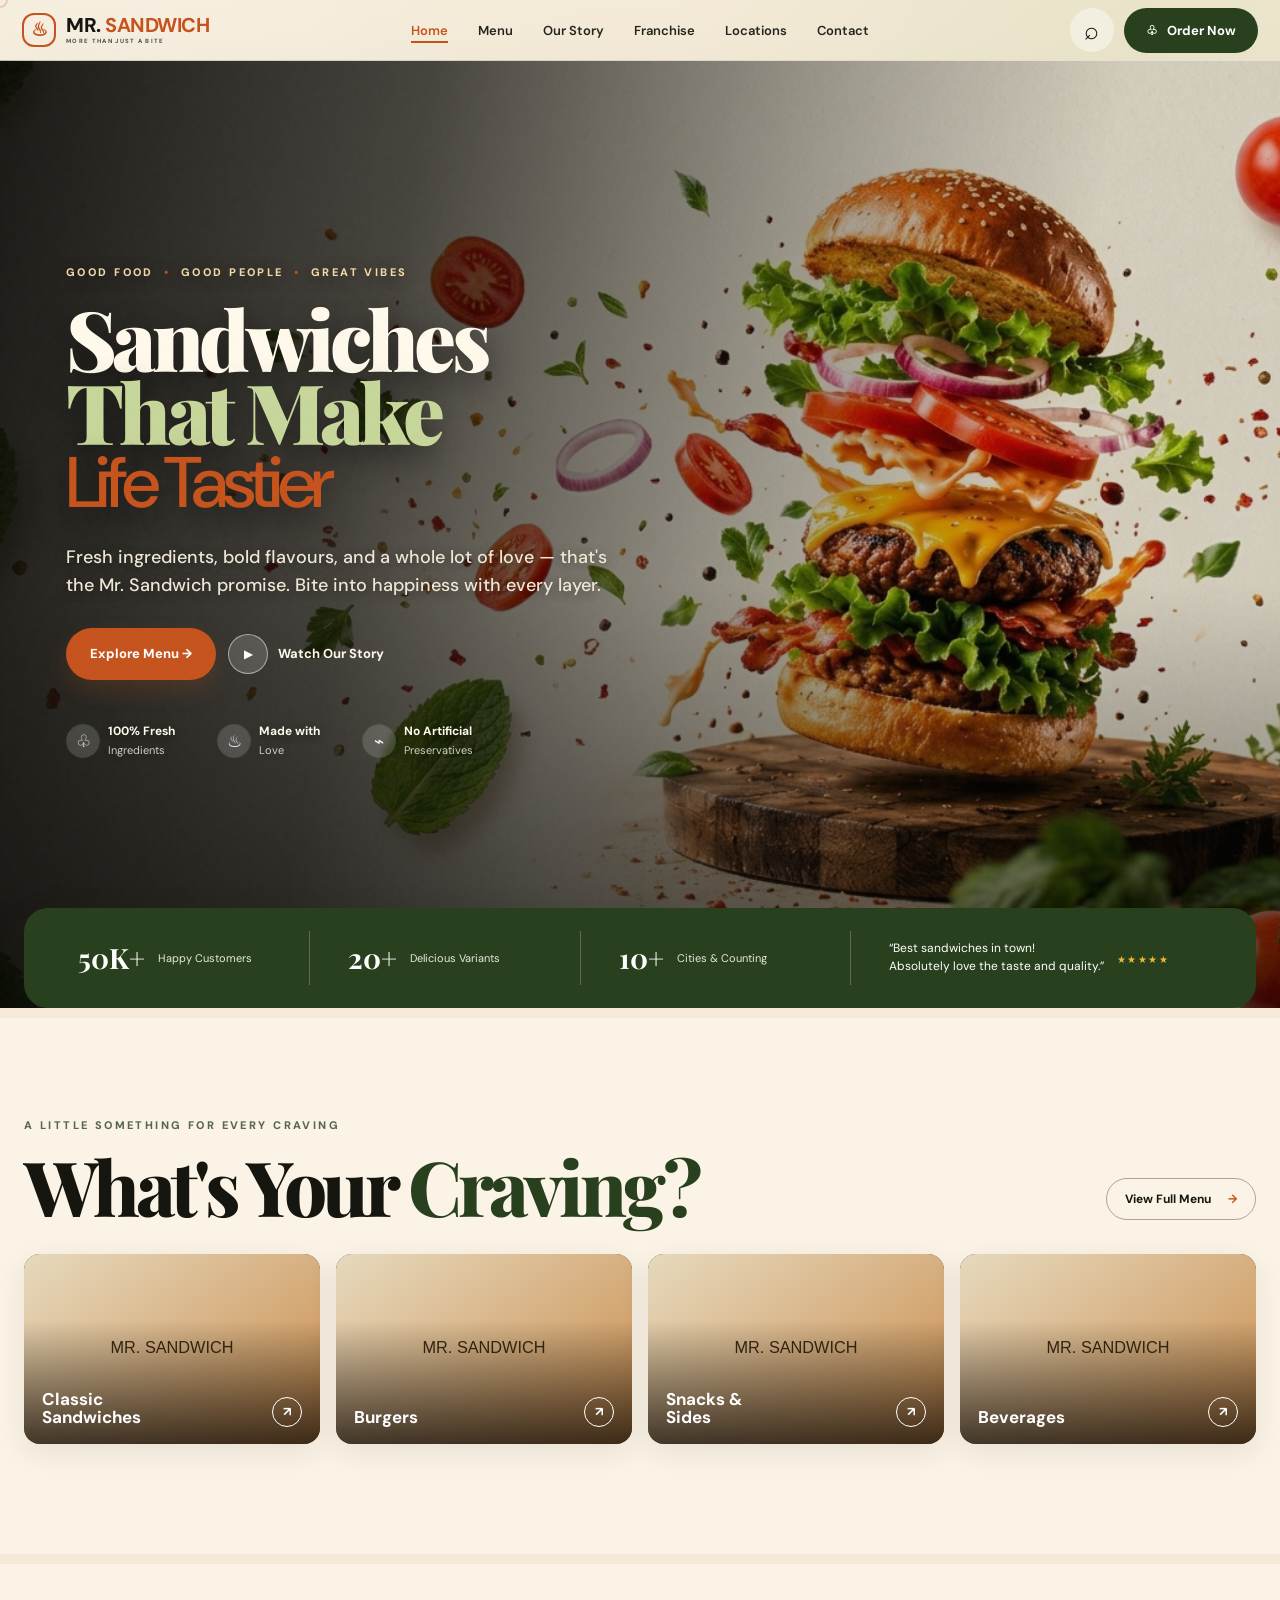
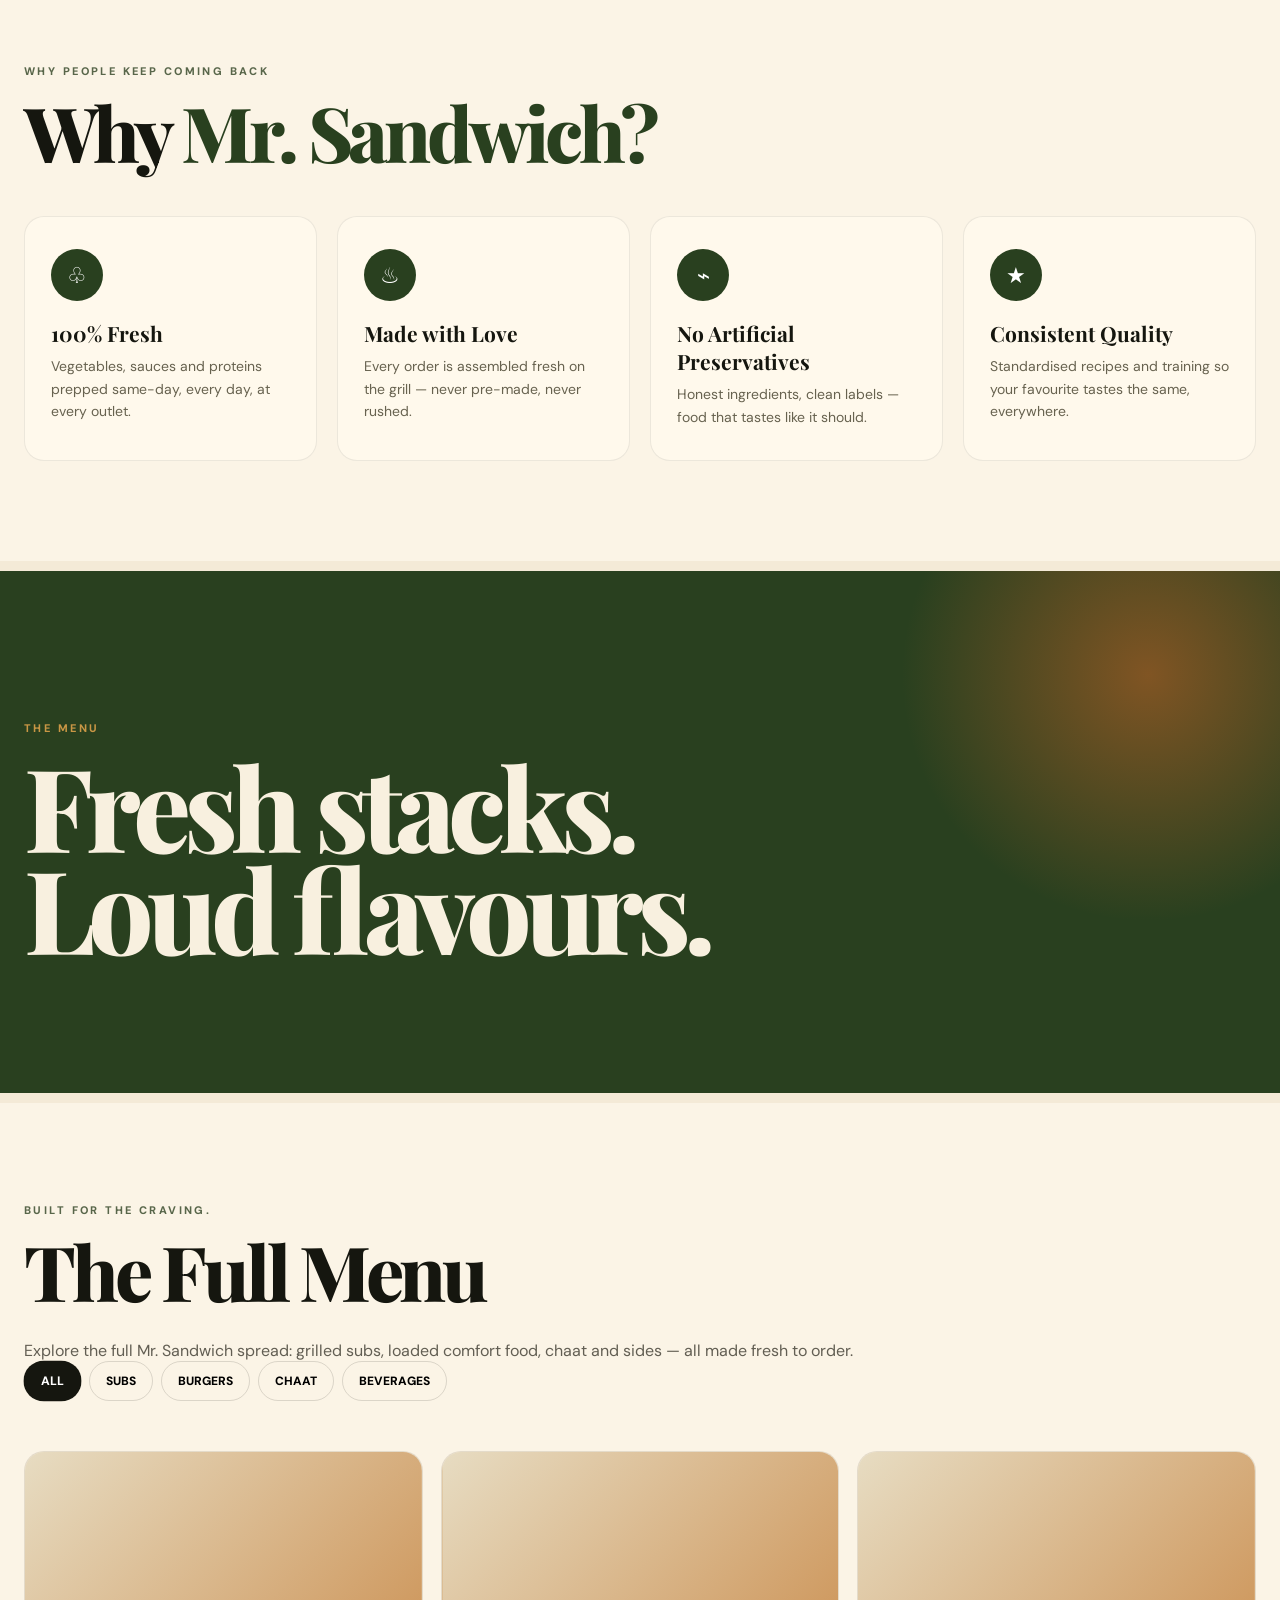
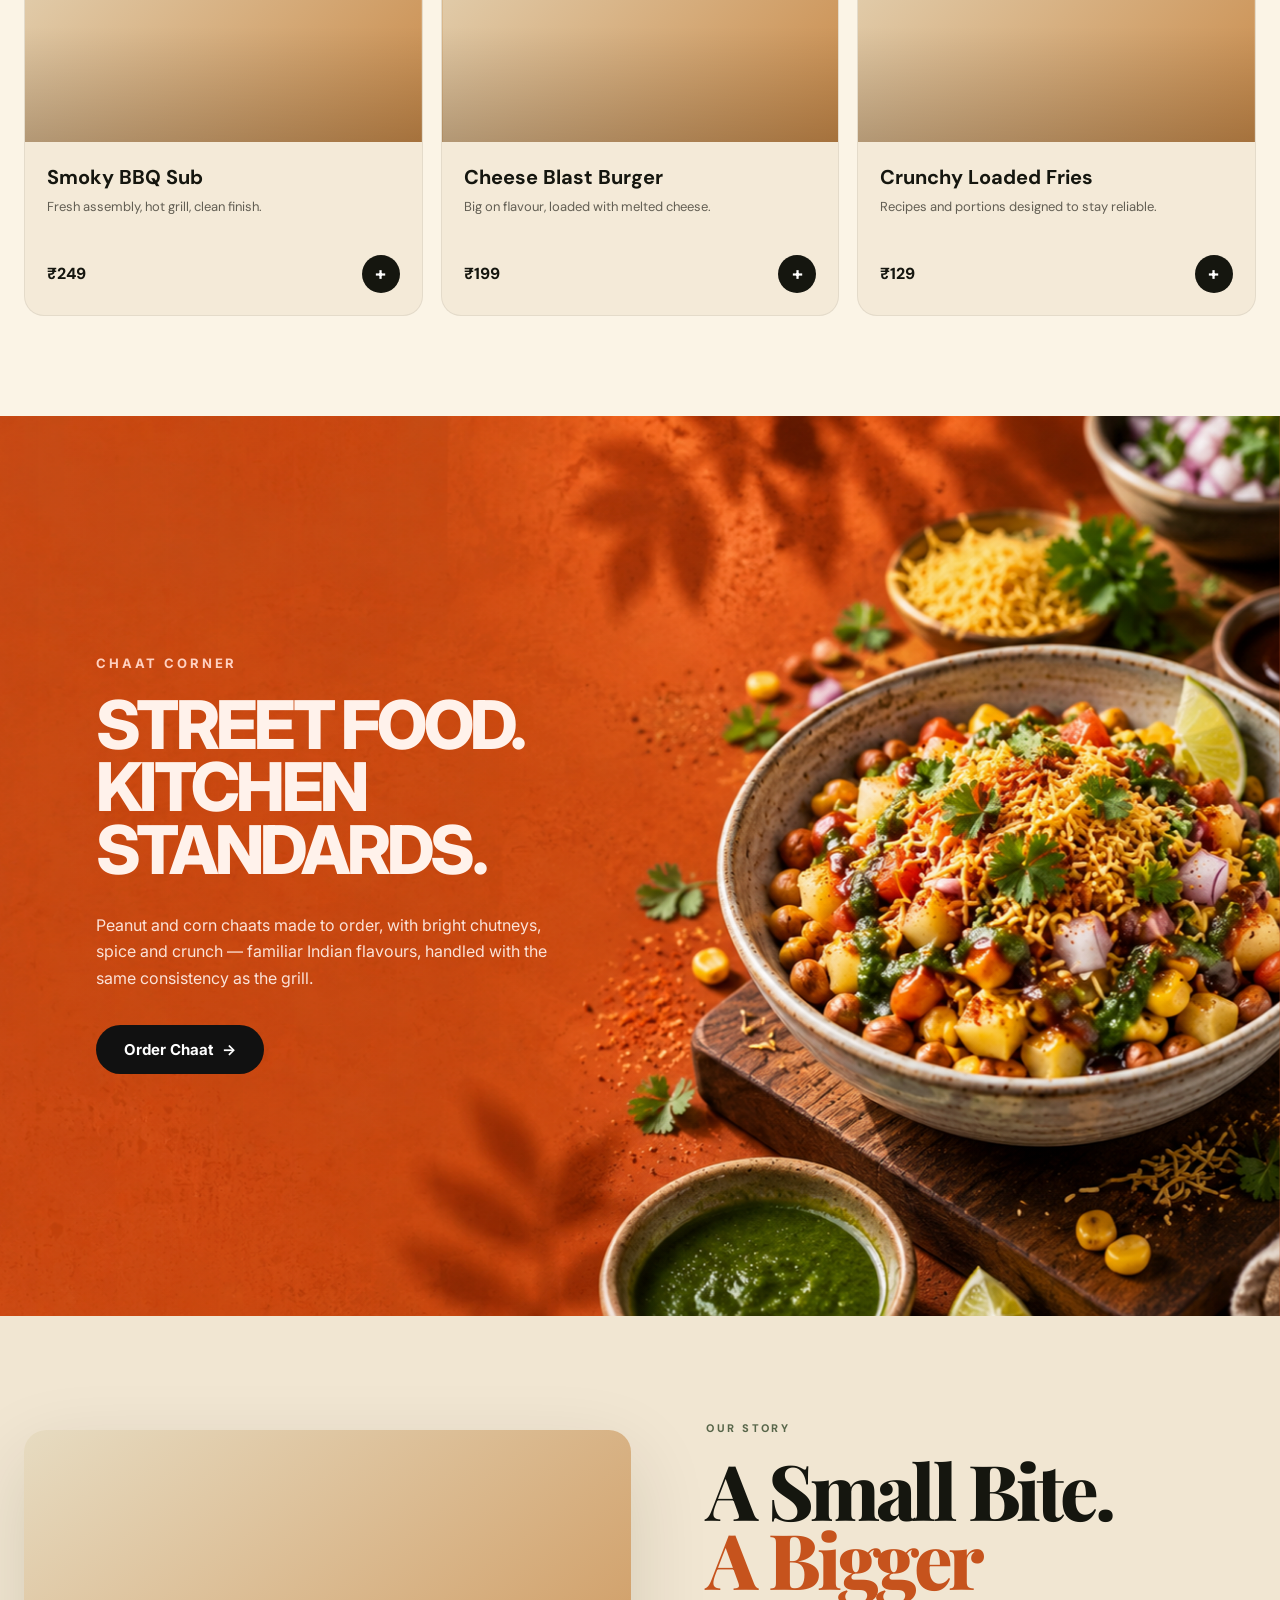
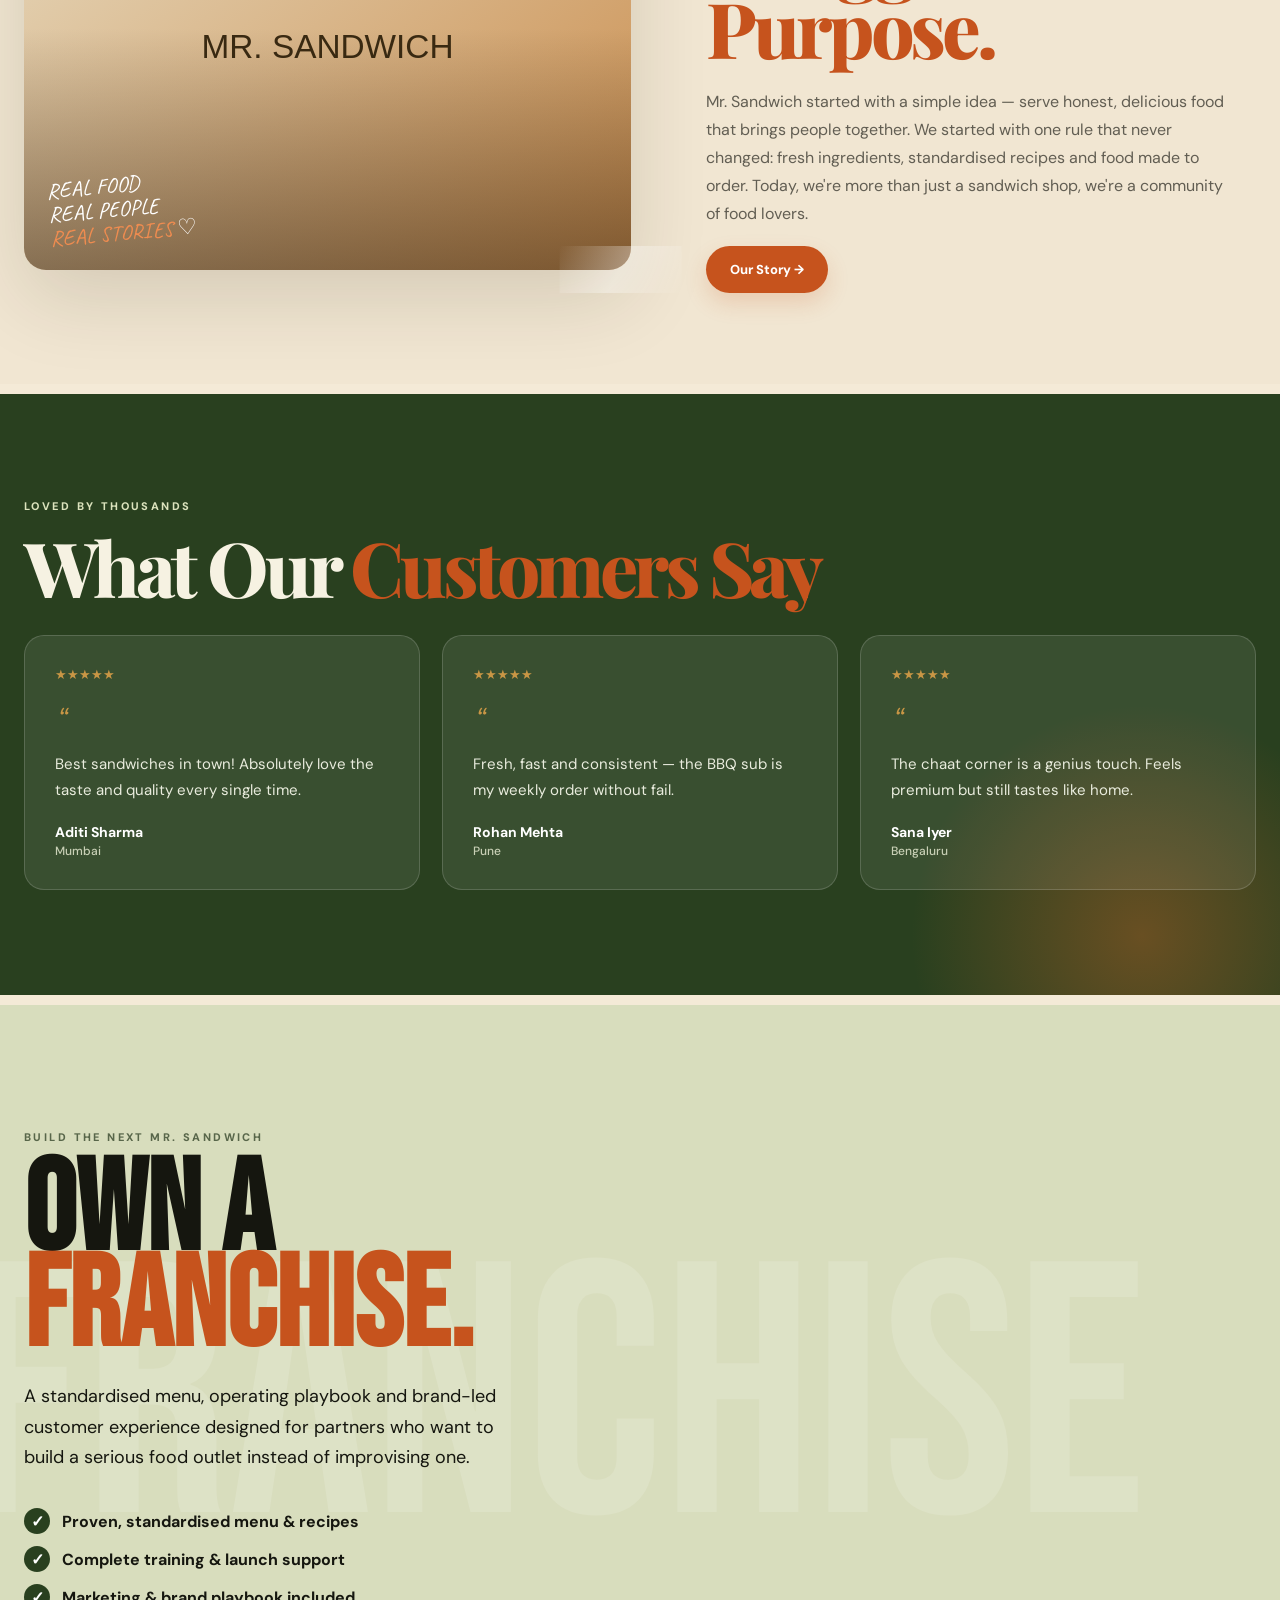
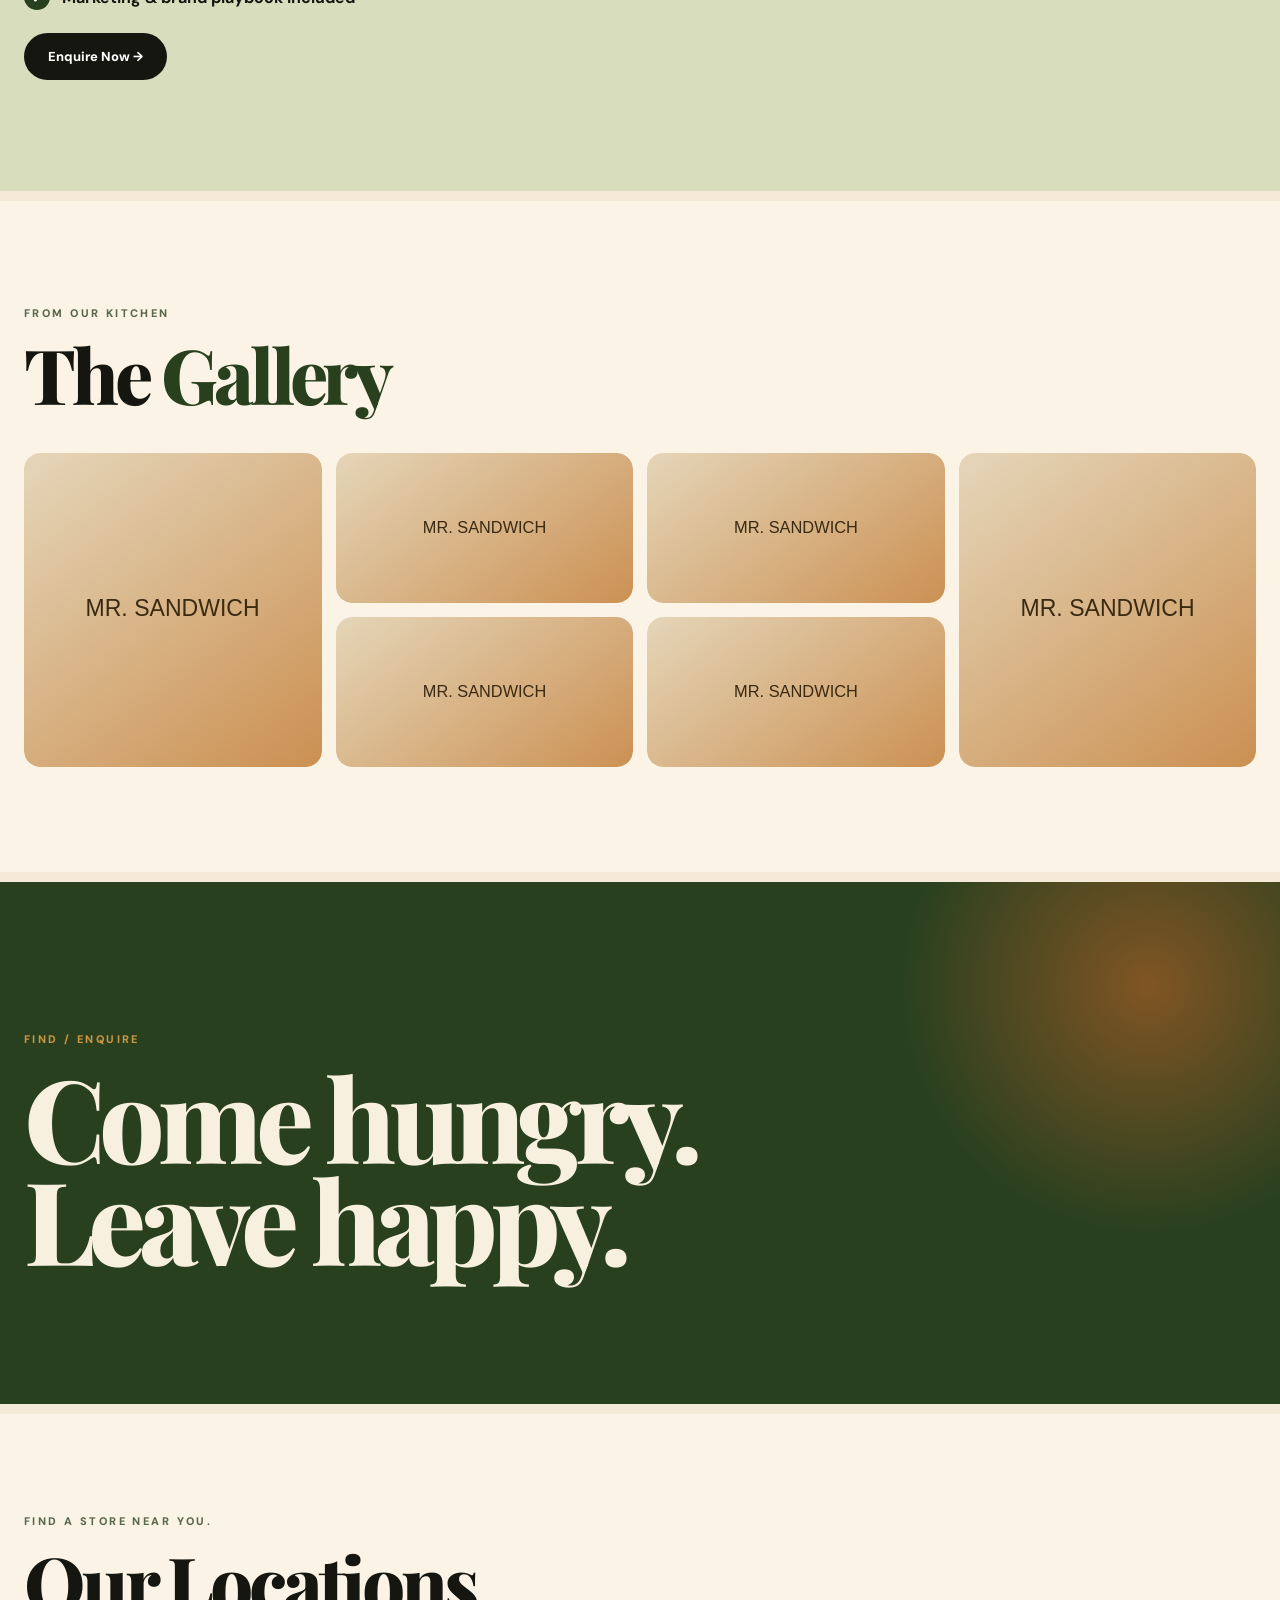
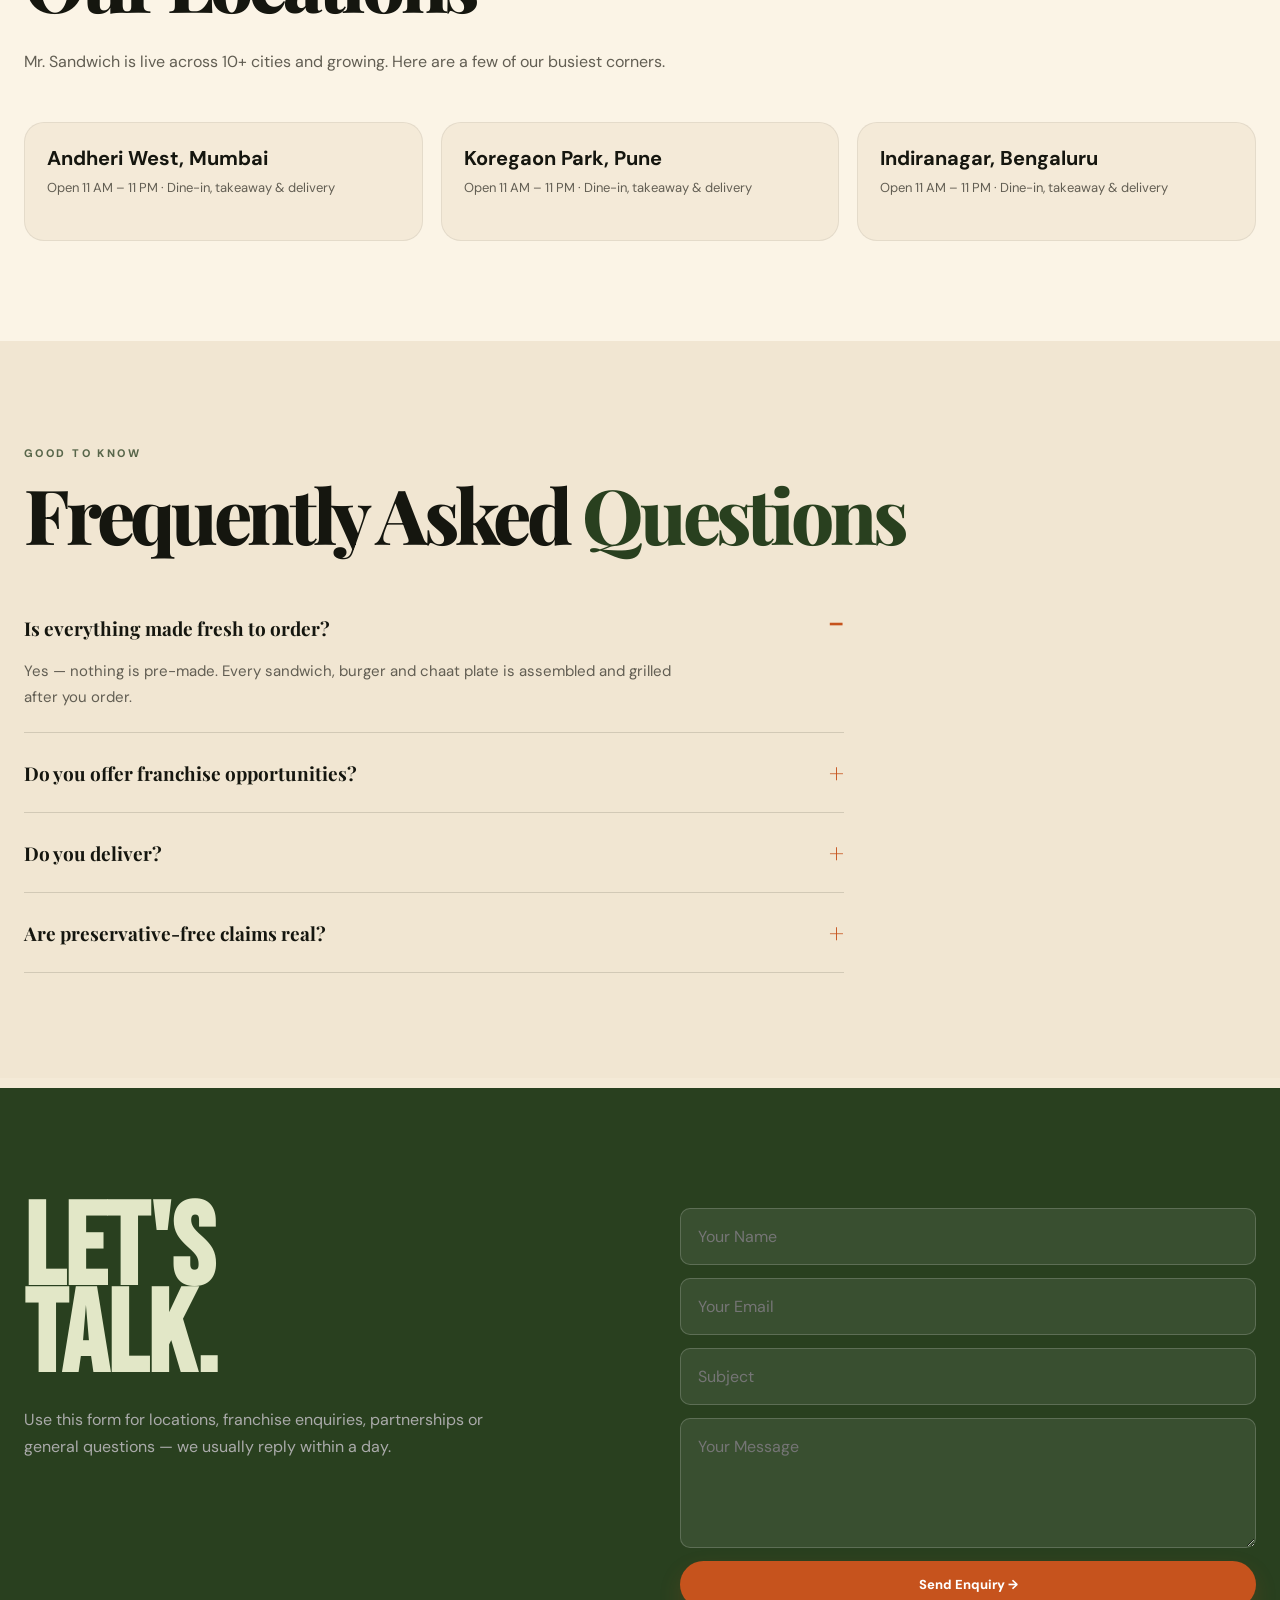
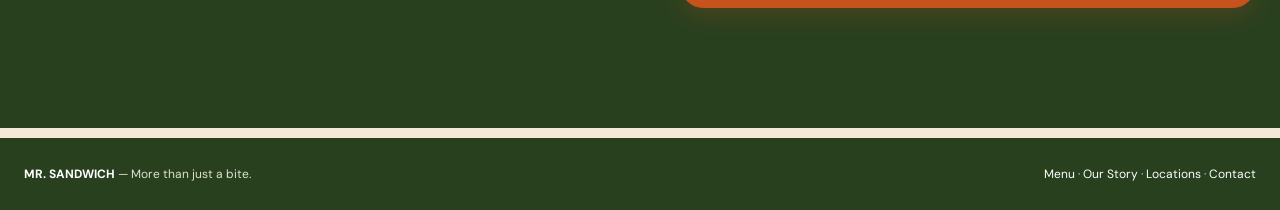
<file: index.html>
<!doctype html>
<html lang="en">
 <head>
  <meta charset="utf-8"/>
  <link href="data:image/svg+xml,%3Csvg xmlns=%27http://www.w3.org/2000/svg%27 viewBox=%270 0 100 100%27%3E%3Ctext y=%27.9em%27 font-size=%2790%27%3E%F0%9F%A5%AA%3C/text%3E%3C/svg%3E" rel="icon"/>
  <meta content="width=device-width,initial-scale=1,viewport-fit=cover" name="viewport"/>
  <meta content="#f4ead7" name="theme-color"/>
  <title>
   MR. SANDWICH &mdash; More Than Just a Bite
  </title>
  <meta content="Mr. Sandwich &mdash; fresh ingredients, bold flavours and food made with a little more care." name="description"/>
  <link href="https://fonts.googleapis.com" rel="preconnect"/>
  <link crossorigin="" href="https://fonts.gstatic.com" rel="preconnect"/>
  <link href="https://fonts.googleapis.com/css2?family=Bebas+Neue&amp;family=DM+Sans:wght@400;500;600;700;800&amp;family=Inter:wght@400;500;600;700;800&amp;family=Playfair+Display:wght@600;700;800;900&amp;family=Caveat:wght@600;700&amp;display=swap" rel="stylesheet"/>
  <link href="styles.css" rel="stylesheet"/>
 </head>
 <body class="home-page">
  <div class="cursor" id="cursor">
  </div>
  <div class="mobile-nav-backdrop" id="mobileNavBackdrop"></div>
  <header class="nav" id="nav">
   <div class="container nav-inner">
    <a aria-label="Mr. Sandwich home" class="brand" href="index.html">
     <span class="brand-mark">
      ♨
     </span>
     <span>
      MR.
      <b>
       SANDWICH
      </b>
      <small>
       MORE THAN JUST A BITE
      </small>
     </span>
    </a>
    <nav aria-label="Primary navigation" class="navlinks" id="navLinks">
     <a class="active" href="#home">
      Home
     </a>
     <a href="#menu">
      Menu
     </a>
     <a href="#story">
      Our Story
     </a>
     <a href="#franchise">
      Franchise
     </a>
     <a href="#locations">
      Locations
     </a>
     <a href="#contact">
      Contact
     </a>
    </nav>
    <div class="nav-actions">
     <button aria-label="Search" class="search-btn" type="button">
      &telrec;
     </button>
     <a class="nav-cta" href="#menu">
      ♧ &nbsp; Order Now
     </a>
     <button aria-expanded="false" aria-label="Open menu" class="menu-btn" id="mobileMenu" type="button">
      ☰
     </button>
    </div>
   </div>
  </header>
  <main>
   <!-- PAGE 1 — HOME -->
   <section class="hero-wrap nav-anchor" id="home">
    <div class="hero-shell">
     <div class="container">
      <div class="hero">
       <div class="hero-copy reveal-hero">
        <div class="eyebrow">
         GOOD FOOD
         <i>
          &bull;
         </i>
         GOOD PEOPLE
         <i>
          &bull;
         </i>
         GREAT VIBES
        </div>
        
        <h1>
         Sandwiches
         <br/>
         <span>
          That Make
         </span>
         <em>
          Life Tastier
         </em>
        </h1>
        <p>
         Fresh ingredients, bold flavours, and a whole lot of love &mdash; that's the Mr. Sandwich promise. Bite into happiness with every layer.
        </p>
        <div class="actions">
         <a class="btn btn-primary" href="#menu">
          Explore Menu
          <span>
           &rarr;
          </span>
         </a>
         <a class="story-link" href="#story">
          <span class="play">
           ▶
          </span>
          Watch Our Story
         </a>
        </div>
        <div class="feature-row">
         <div>
          <span class="feature-icon">
           ♧
          </span>
          <b>
           100% Fresh
          </b>
          <small>
           Ingredients
          </small>
         </div>
         <div>
          <span class="feature-icon">
           ♨
          </span>
          <b>
           Made with
          </b>
          <small>
           Love
          </small>
         </div>
         <div>
          <span class="feature-icon">
           ⌁
          </span>
          <b>
           No Artificial
          </b>
          <small>
           Preservatives
          </small>
         </div>
        </div>
       </div>
      </div>
      <div class="stats-bar">
       <div>
        <strong>
         50K+
        </strong>
        <span>
         Happy Customers
        </span>
       </div>
       <div>
        <strong>
         20+
        </strong>
        <span>
         Delicious Variants
        </span>
       </div>
       <div>
        <strong>
         10+
        </strong>
        <span>
         Cities &amp; Counting
        </span>
       </div>
       <div class="quote">
        &ldquo;Best sandwiches in town!
        <br/>
        Absolutely love the taste and quality.&rdquo;
        <small>
         &starf;&starf;&starf;&starf;&starf;
        </small>
       </div>
      </div>
     </div>
    </div>
   </section>
   <!-- PAGE 2 — CRAVING / CATEGORIES -->
   <section class="craving-section nav-anchor" id="craving">
    <div class="container">
     <div class="section-head">
      <div>
       <div class="eyebrow">
        A LITTLE SOMETHING FOR EVERY CRAVING
       </div>
       <h2>
        What's Your
        <span>
         Craving?
        </span>
       </h2>
      </div>
      <a class="outline-link" href="#menu">
       View Full Menu
       <b>
        &rarr;
       </b>
      </a>
     </div>
     <div class="category-grid">
      <a class="category-card" href="#menu">
       <img alt="Classic sandwich" onerror="this.onerror=null;this.src='data:image/svg+xml,%3Csvg xmlns=%27http://www.w3.org/2000/svg%27 viewBox=%270 0 400 300%27%3E%3Cdefs%3E%3ClinearGradient id=%27g%27 x1=%270%27 y1=%270%27 x2=%271%27 y2=%271%27%3E%3Cstop offset=%270%27 stop-color=%27%23e7dcc2%27/%3E%3Cstop offset=%271%27 stop-color=%27%23c98a49%27/%3E%3C/linearGradient%3E%3C/defs%3E%3Crect width=%27400%27 height=%27300%27 fill=%27url(%23g)%27/%3E%3Ctext x=%2750%25%27 y=%2750%25%27 font-family=%27sans-serif%27 font-size=%2722%27 fill=%27%233a2a12%27 text-anchor=%27middle%27 dominant-baseline=%27middle%27%3EMR. SANDWICH%3C/text%3E%3C/svg%3E'" src="https://images.unsplash.com/photo-1553909489-cd47e0907980?auto=format&amp;fit=crop&amp;w=900&amp;q=82"/>
       <span>
        Classic
        <br/>
        Sandwiches
        <b>
         &nearrow;
        </b>
       </span>
      </a>
      <a class="category-card" href="#menu">
       <img alt="Burger" onerror="this.onerror=null;this.src='data:image/svg+xml,%3Csvg xmlns=%27http://www.w3.org/2000/svg%27 viewBox=%270 0 400 300%27%3E%3Cdefs%3E%3ClinearGradient id=%27g%27 x1=%270%27 y1=%270%27 x2=%271%27 y2=%271%27%3E%3Cstop offset=%270%27 stop-color=%27%23e7dcc2%27/%3E%3Cstop offset=%271%27 stop-color=%27%23c98a49%27/%3E%3C/linearGradient%3E%3C/defs%3E%3Crect width=%27400%27 height=%27300%27 fill=%27url(%23g)%27/%3E%3Ctext x=%2750%25%27 y=%2750%25%27 font-family=%27sans-serif%27 font-size=%2722%27 fill=%27%233a2a12%27 text-anchor=%27middle%27 dominant-baseline=%27middle%27%3EMR. SANDWICH%3C/text%3E%3C/svg%3E'" src="https://images.unsplash.com/photo-1568901346375-23c9450c58cd?auto=format&amp;fit=crop&amp;w=900&amp;q=82"/>
       <span>
        Burgers
        <b>
         &nearrow;
        </b>
       </span>
      </a>
      <a class="category-card" href="#menu">
       <img alt="Fries" onerror="this.onerror=null;this.src='data:image/svg+xml,%3Csvg xmlns=%27http://www.w3.org/2000/svg%27 viewBox=%270 0 400 300%27%3E%3Cdefs%3E%3ClinearGradient id=%27g%27 x1=%270%27 y1=%270%27 x2=%271%27 y2=%271%27%3E%3Cstop offset=%270%27 stop-color=%27%23e7dcc2%27/%3E%3Cstop offset=%271%27 stop-color=%27%23c98a49%27/%3E%3C/linearGradient%3E%3C/defs%3E%3Crect width=%27400%27 height=%27300%27 fill=%27url(%23g)%27/%3E%3Ctext x=%2750%25%27 y=%2750%25%27 font-family=%27sans-serif%27 font-size=%2722%27 fill=%27%233a2a12%27 text-anchor=%27middle%27 dominant-baseline=%27middle%27%3EMR. SANDWICH%3C/text%3E%3C/svg%3E'" src="https://images.unsplash.com/photo-1573080496219-bb080dd4f877?auto=format&amp;fit=crop&amp;w=900&amp;q=82"/>
       <span>
        Snacks &amp;
        <br/>
        Sides
        <b>
         &nearrow;
        </b>
       </span>
      </a>
      <a class="category-card" href="#menu">
       <img alt="Refreshing drink" onerror="this.onerror=null;this.src='data:image/svg+xml,%3Csvg xmlns=%27http://www.w3.org/2000/svg%27 viewBox=%270 0 400 300%27%3E%3Cdefs%3E%3ClinearGradient id=%27g%27 x1=%270%27 y1=%270%27 x2=%271%27 y2=%271%27%3E%3Cstop offset=%270%27 stop-color=%27%23e7dcc2%27/%3E%3Cstop offset=%271%27 stop-color=%27%23c98a49%27/%3E%3C/linearGradient%3E%3C/defs%3E%3Crect width=%27400%27 height=%27300%27 fill=%27url(%23g)%27/%3E%3Ctext x=%2750%25%27 y=%2750%25%27 font-family=%27sans-serif%27 font-size=%2722%27 fill=%27%233a2a12%27 text-anchor=%27middle%27 dominant-baseline=%27middle%27%3EMR. SANDWICH%3C/text%3E%3C/svg%3E'" src="https://images.unsplash.com/photo-1544145945-f90425340c7e?auto=format&amp;fit=crop&amp;w=900&amp;q=82"/>
       <span>
        Beverages
        <b>
         &nearrow;
        </b>
       </span>
      </a>
     </div>
    </div>
   </section>
   <!-- PAGE 3 — WHY MR. SANDWICH -->
   <section class="whyus nav-anchor" id="whyus">
    <div class="container">
     <div class="section-head reveal-up">
      <div>
       <div class="eyebrow">
        WHY PEOPLE KEEP COMING BACK
       </div>
       <h2>
        Why
        <span>
         Mr. Sandwich?
        </span>
       </h2>
      </div>
     </div>
     <div class="whyus-grid">
      <div class="whyus-card reveal-up">
       <i>
        ♧
       </i>
       <h3>
        100% Fresh
       </h3>
       <p>
        Vegetables, sauces and proteins prepped same-day, every day, at every outlet.
       </p>
      </div>
      <div class="whyus-card reveal-up">
       <i>
        ♨
       </i>
       <h3>
        Made with Love
       </h3>
       <p>
        Every order is assembled fresh on the grill &mdash; never pre-made, never rushed.
       </p>
      </div>
      <div class="whyus-card reveal-up">
       <i>
        ⌁
       </i>
       <h3>
        No Artificial Preservatives
       </h3>
       <p>
        Honest ingredients, clean labels &mdash; food that tastes like it should.
       </p>
      </div>
      <div class="whyus-card reveal-up">
       <i>
        &starf;
       </i>
       <h3>
        Consistent Quality
       </h3>
       <p>
        Standardised recipes and training so your favourite tastes the same, everywhere.
       </p>
      </div>
     </div>
    </div>
   </section>
   <!-- PAGE 4 — MENU -->
   <section class="page-hero nav-anchor" id="menu">
    <div class="container reveal-up">
     <div class="eyebrow" style="color:var(--gold)">
      THE MENU
     </div>
     <h1>
      Fresh stacks.
      <br/>
      Loud flavours.
     </h1>
    </div>
   </section>
   <section class="page-copy">
    <div class="container">
     <div class="eyebrow">
      Built for the craving.
     </div>
     <div class="section-head">
      <h2>
       The Full Menu
      </h2>
     </div>
     <p>
      Explore the full Mr. Sandwich spread: grilled subs, loaded comfort food, chaat and sides &mdash; all made fresh to order.
     </p>
     <div class="filters">
      <button class="filter active">
       All
      </button>
      <button class="filter">
       Subs
      </button>
      <button class="filter">
       Burgers
      </button>
      <button class="filter">
       Chaat
      </button>
      <button class="filter">
       Beverages
      </button>
     </div>
     <div class="page-cards">
      <article class="food-card reveal">
       <div class="food-img" style="background-image:url('https://images.unsplash.com/photo-1550507992-eb63ffee0847?auto=format&amp;fit=crop&amp;w=1000&amp;q=85')">
       </div>
       <div class="food-info">
        <h3>
         Smoky BBQ Sub
        </h3>
        <p>
         Fresh assembly, hot grill, clean finish.
        </p>
        <div class="price">
         <span>
          ₹249
         </span>
         <span class="plus">
          +
         </span>
        </div>
       </div>
      </article>
      <article class="food-card reveal">
       <div class="food-img" style="background-image:url('https://images.unsplash.com/photo-1568901346375-23c9450c58cd?auto=format&amp;fit=crop&amp;w=1000&amp;q=85')">
       </div>
       <div class="food-info">
        <h3>
         Cheese Blast Burger
        </h3>
        <p>
         Big on flavour, loaded with melted cheese.
        </p>
        <div class="price">
         <span>
          ₹199
         </span>
         <span class="plus">
          +
         </span>
        </div>
       </div>
      </article>
      <article class="food-card reveal">
       <div class="food-img" style="background-image:url('https://images.unsplash.com/photo-1573080496219-bb080dd4f877?auto=format&amp;fit=crop&amp;w=1000&amp;q=85')">
       </div>
       <div class="food-info">
        <h3>
         Crunchy Loaded Fries
        </h3>
        <p>
         Recipes and portions designed to stay reliable.
        </p>
        <div class="price">
         <span>
          ₹129
         </span>
         <span class="plus">
          +
         </span>
        </div>
       </div>
      </article>
     </div>
    </div>
   </section>
   <!-- PAGE 5 — CHAAT CORNER -->
   <section class="chaat chaat-fullscreen nav-anchor" id="chaat">
  <div class="chaat-fullscreen-inner">
    <div class="chaat-fullscreen-copy">
      <div class="chaat-fullscreen-copy-inner">
        <p class="chaat-card-label">CHAAT CORNER</p>

        <h2 class="chaat-card-title">
          STREET FOOD.<br />
          KITCHEN STANDARDS.
        </h2>

        <p class="chaat-card-description">
          Peanut and corn chaats made to order, with bright chutneys, spice and crunch &mdash; familiar Indian flavours, handled with the same consistency as the grill.
        </p>

        <a class="chaat-card-cta" href="#menu">
          Order Chaat
          <span aria-hidden="true">&rarr;</span>
        </a>
      </div>
    </div>

    <div class="chaat-fullscreen-media">
      <picture>
        <source
          media="(max-width: 900px)"
          srcset="chaat-fullscreen-mobile.png"
        />
        <img
          src="chaat-fullscreen-desktop.png"
          alt="Fresh peanut and corn chaat served in a bowl"
        />
      </picture>
    </div>
  </div>
</section>
   <!-- PAGE 6 — OUR STORY -->
   <section class="story-preview nav-anchor" id="story">
    <div class="container story-preview-grid">
     <div class="story-photo reveal-left">
      <img alt="Warm Mr. Sandwich style restaurant interior" onerror="this.onerror=null;this.src='data:image/svg+xml,%3Csvg xmlns=%27http://www.w3.org/2000/svg%27 viewBox=%270 0 400 300%27%3E%3Cdefs%3E%3ClinearGradient id=%27g%27 x1=%270%27 y1=%270%27 x2=%271%27 y2=%271%27%3E%3Cstop offset=%270%27 stop-color=%27%23e7dcc2%27/%3E%3Cstop offset=%271%27 stop-color=%27%23c98a49%27/%3E%3C/linearGradient%3E%3C/defs%3E%3Crect width=%27400%27 height=%27300%27 fill=%27url(%23g)%27/%3E%3Ctext x=%2750%25%27 y=%2750%25%27 font-family=%27sans-serif%27 font-size=%2722%27 fill=%27%233a2a12%27 text-anchor=%27middle%27 dominant-baseline=%27middle%27%3EMR. SANDWICH%3C/text%3E%3C/svg%3E'" src="https://images.unsplash.com/photo-1552566626-52f8b828add9?auto=format&amp;fit=crop&amp;w=1200&amp;q=85"/>
      <span>
       REAL FOOD
       <br/>
       REAL PEOPLE
       <br/>
       <em>
        REAL STORIES
       </em>
       ♡
      </span>
     </div>
     <div class="reveal-right">
      <div class="eyebrow">
       OUR STORY
      </div>
      <h2>
       A Small Bite.
       <br/>
       <span>
        A Bigger Purpose.
       </span>
      </h2>
      <p>
       Mr. Sandwich started with a simple idea &mdash; serve honest, delicious food that brings people together. We started with one rule that never changed: fresh ingredients, standardised recipes and food made to order. Today, we're more than just a sandwich shop, we're a community of food lovers.
      </p>
      <a class="btn btn-primary" href="#franchise">
       Our Story
       <span>
        &rarr;
       </span>
      </a>
     </div>
    </div>
   </section>
   <!-- PAGE 7 — TESTIMONIALS -->
   <section class="testimonials nav-anchor" id="testimonials">
    <div class="container">
     <div class="section-head reveal-up">
      <div>
       <div class="eyebrow" style="color:#dce3bd">
        LOVED BY THOUSANDS
       </div>
       <h2>
        What Our
        <span>
         Customers Say
        </span>
       </h2>
      </div>
     </div>
     <div class="testi-grid">
      <div class="testi-card reveal-up">
       <div class="testi-stars">
        &starf;&starf;&starf;&starf;&starf;
       </div>
       <p class="testi-quote">
        <em>
         &ldquo;
        </em>
        Best sandwiches in town! Absolutely love the taste and quality every single time.
       </p>
       <div class="testi-name">
        Aditi Sharma
        <small>
         Mumbai
        </small>
       </div>
      </div>
      <div class="testi-card reveal-up">
       <div class="testi-stars">
        &starf;&starf;&starf;&starf;&starf;
       </div>
       <p class="testi-quote">
        <em>
         &ldquo;
        </em>
        Fresh, fast and consistent &mdash; the BBQ sub is my weekly order without fail.
       </p>
       <div class="testi-name">
        Rohan Mehta
        <small>
         Pune
        </small>
       </div>
      </div>
      <div class="testi-card reveal-up">
       <div class="testi-stars">
        &starf;&starf;&starf;&starf;&starf;
       </div>
       <p class="testi-quote">
        <em>
         &ldquo;
        </em>
        The chaat corner is a genius touch. Feels premium but still tastes like home.
       </p>
       <div class="testi-name">
        Sana Iyer
        <small>
         Bengaluru
        </small>
       </div>
      </div>
     </div>
    </div>
   </section>
   <!-- PAGE 8 — FRANCHISE -->
   <section class="franchise nav-anchor" id="franchise">
    <div class="container franchise-inner">
     <div class="reveal-left">
      <div class="eyebrow">
       BUILD THE NEXT MR. SANDWICH
      </div>
      <h2>
       Own a
       <span>
        Franchise.
       </span>
      </h2>
      <p class="franchise-copy">
       A standardised menu, operating playbook and brand-led customer experience designed for partners who want to build a serious food outlet instead of improvising one.
      </p>
      <div class="checks">
       <div class="check">
        <b>
         &checkmark;
        </b>
        Proven, standardised menu &amp; recipes
       </div>
       <div class="check">
        <b>
         &checkmark;
        </b>
        Complete training &amp; launch support
       </div>
       <div class="check">
        <b>
         &checkmark;
        </b>
        Marketing &amp; brand playbook included
       </div>
      </div>
      <a class="btn btn-dark" href="#contact">
       Enquire Now
       <span>
        &rarr;
       </span>
      </a>
     </div>
     <div>
     </div>
    </div>
   </section>
   <!-- PAGE 9 — GALLERY -->
   <section class="gallery nav-anchor" id="gallery">
    <div class="container">
     <div class="section-head reveal-up">
      <div>
       <div class="eyebrow">
        FROM OUR KITCHEN
       </div>
       <h2>
        The
        <span>
         Gallery
        </span>
       </h2>
      </div>
     </div>
     <div class="gallery-grid">
      <a class="reveal-zoom" href="#menu">
       <img alt="Burger close up" onerror="this.onerror=null;this.src='data:image/svg+xml,%3Csvg xmlns=%27http://www.w3.org/2000/svg%27 viewBox=%270 0 400 300%27%3E%3Cdefs%3E%3ClinearGradient id=%27g%27 x1=%270%27 y1=%270%27 x2=%271%27 y2=%271%27%3E%3Cstop offset=%270%27 stop-color=%27%23e7dcc2%27/%3E%3Cstop offset=%271%27 stop-color=%27%23c98a49%27/%3E%3C/linearGradient%3E%3C/defs%3E%3Crect width=%27400%27 height=%27300%27 fill=%27url(%23g)%27/%3E%3Ctext x=%2750%25%27 y=%2750%25%27 font-family=%27sans-serif%27 font-size=%2722%27 fill=%27%233a2a12%27 text-anchor=%27middle%27 dominant-baseline=%27middle%27%3EMR. SANDWICH%3C/text%3E%3C/svg%3E'" src="https://images.unsplash.com/photo-1568901346375-23c9450c58cd?auto=format&amp;fit=crop&amp;w=700&amp;q=80"/>
      </a>
      <a class="reveal-zoom" href="#menu">
       <img alt="Sub sandwich" onerror="this.onerror=null;this.src='data:image/svg+xml,%3Csvg xmlns=%27http://www.w3.org/2000/svg%27 viewBox=%270 0 400 300%27%3E%3Cdefs%3E%3ClinearGradient id=%27g%27 x1=%270%27 y1=%270%27 x2=%271%27 y2=%271%27%3E%3Cstop offset=%270%27 stop-color=%27%23e7dcc2%27/%3E%3Cstop offset=%271%27 stop-color=%27%23c98a49%27/%3E%3C/linearGradient%3E%3C/defs%3E%3Crect width=%27400%27 height=%27300%27 fill=%27url(%23g)%27/%3E%3Ctext x=%2750%25%27 y=%2750%25%27 font-family=%27sans-serif%27 font-size=%2722%27 fill=%27%233a2a12%27 text-anchor=%27middle%27 dominant-baseline=%27middle%27%3EMR. SANDWICH%3C/text%3E%3C/svg%3E'" src="https://images.unsplash.com/photo-1550507992-eb63ffee0847?auto=format&amp;fit=crop&amp;w=700&amp;q=80"/>
      </a>
      <a class="reveal-zoom" href="#chaat">
       <img alt="Street style chaat" onerror="this.onerror=null;this.src='data:image/svg+xml,%3Csvg xmlns=%27http://www.w3.org/2000/svg%27 viewBox=%270 0 400 300%27%3E%3Cdefs%3E%3ClinearGradient id=%27g%27 x1=%270%27 y1=%270%27 x2=%271%27 y2=%271%27%3E%3Cstop offset=%270%27 stop-color=%27%23e7dcc2%27/%3E%3Cstop offset=%271%27 stop-color=%27%23c98a49%27/%3E%3C/linearGradient%3E%3C/defs%3E%3Crect width=%27400%27 height=%27300%27 fill=%27url(%23g)%27/%3E%3Ctext x=%2750%25%27 y=%2750%25%27 font-family=%27sans-serif%27 font-size=%2722%27 fill=%27%233a2a12%27 text-anchor=%27middle%27 dominant-baseline=%27middle%27%3EMR. SANDWICH%3C/text%3E%3C/svg%3E'" src="https://images.unsplash.com/photo-1601050690597-df0568f70950?auto=format&amp;fit=crop&amp;w=700&amp;q=80"/>
      </a>
      <a class="reveal-zoom" href="#story">
       <img alt="Restaurant interior" onerror="this.onerror=null;this.src='data:image/svg+xml,%3Csvg xmlns=%27http://www.w3.org/2000/svg%27 viewBox=%270 0 400 300%27%3E%3Cdefs%3E%3ClinearGradient id=%27g%27 x1=%270%27 y1=%270%27 x2=%271%27 y2=%271%27%3E%3Cstop offset=%270%27 stop-color=%27%23e7dcc2%27/%3E%3Cstop offset=%271%27 stop-color=%27%23c98a49%27/%3E%3C/linearGradient%3E%3C/defs%3E%3Crect width=%27400%27 height=%27300%27 fill=%27url(%23g)%27/%3E%3Ctext x=%2750%25%27 y=%2750%25%27 font-family=%27sans-serif%27 font-size=%2722%27 fill=%27%233a2a12%27 text-anchor=%27middle%27 dominant-baseline=%27middle%27%3EMR. SANDWICH%3C/text%3E%3C/svg%3E'" src="https://images.unsplash.com/photo-1552566626-52f8b828add9?auto=format&amp;fit=crop&amp;w=700&amp;q=80"/>
      </a>
      <a class="reveal-zoom" href="#menu">
       <img alt="Loaded fries" onerror="this.onerror=null;this.src='data:image/svg+xml,%3Csvg xmlns=%27http://www.w3.org/2000/svg%27 viewBox=%270 0 400 300%27%3E%3Cdefs%3E%3ClinearGradient id=%27g%27 x1=%270%27 y1=%270%27 x2=%271%27 y2=%271%27%3E%3Cstop offset=%270%27 stop-color=%27%23e7dcc2%27/%3E%3Cstop offset=%271%27 stop-color=%27%23c98a49%27/%3E%3C/linearGradient%3E%3C/defs%3E%3Crect width=%27400%27 height=%27300%27 fill=%27url(%23g)%27/%3E%3Ctext x=%2750%25%27 y=%2750%25%27 font-family=%27sans-serif%27 font-size=%2722%27 fill=%27%233a2a12%27 text-anchor=%27middle%27 dominant-baseline=%27middle%27%3EMR. SANDWICH%3C/text%3E%3C/svg%3E'" src="https://images.unsplash.com/photo-1573080496219-bb080dd4f877?auto=format&amp;fit=crop&amp;w=700&amp;q=80"/>
      </a>
      <a class="reveal-zoom" href="#menu">
       <img alt="Cold beverage" onerror="this.onerror=null;this.src='data:image/svg+xml,%3Csvg xmlns=%27http://www.w3.org/2000/svg%27 viewBox=%270 0 400 300%27%3E%3Cdefs%3E%3ClinearGradient id=%27g%27 x1=%270%27 y1=%270%27 x2=%271%27 y2=%271%27%3E%3Cstop offset=%270%27 stop-color=%27%23e7dcc2%27/%3E%3Cstop offset=%271%27 stop-color=%27%23c98a49%27/%3E%3C/linearGradient%3E%3C/defs%3E%3Crect width=%27400%27 height=%27300%27 fill=%27url(%23g)%27/%3E%3Ctext x=%2750%25%27 y=%2750%25%27 font-family=%27sans-serif%27 font-size=%2722%27 fill=%27%233a2a12%27 text-anchor=%27middle%27 dominant-baseline=%27middle%27%3EMR. SANDWICH%3C/text%3E%3C/svg%3E'" src="https://images.unsplash.com/photo-1544145945-f90425340c7e?auto=format&amp;fit=crop&amp;w=700&amp;q=80"/>
      </a>
     </div>
    </div>
   </section>
   <!-- PAGE 10 — LOCATIONS -->
   <section class="page-hero nav-anchor" id="locations">
    <div class="container reveal-up">
     <div class="eyebrow" style="color:var(--gold)">
      FIND / ENQUIRE
     </div>
     <h1>
      Come hungry.
      <br/>
      Leave happy.
     </h1>
    </div>
   </section>
   <section class="page-copy">
    <div class="container">
     <div class="eyebrow">
      Find a store near you.
     </div>
     <div class="section-head">
      <h2>
       Our Locations
      </h2>
     </div>
     <p>
      Mr. Sandwich is live across 10+ cities and growing. Here are a few of our busiest corners.
     </p>
     <div class="page-cards">
      <article class="food-card reveal">
       <div class="food-info">
        <h3>
         Andheri West, Mumbai
        </h3>
        <p>
         Open 11 AM &ndash; 11 PM &middot; Dine-in, takeaway &amp; delivery
        </p>
       </div>
      </article>
      <article class="food-card reveal">
       <div class="food-info">
        <h3>
         Koregaon Park, Pune
        </h3>
        <p>
         Open 11 AM &ndash; 11 PM &middot; Dine-in, takeaway &amp; delivery
        </p>
       </div>
      </article>
      <article class="food-card reveal">
       <div class="food-info">
        <h3>
         Indiranagar, Bengaluru
        </h3>
        <p>
         Open 11 AM &ndash; 11 PM &middot; Dine-in, takeaway &amp; delivery
        </p>
       </div>
      </article>
     </div>
    </div>
   </section>
   <!-- PAGE 11 — FAQ -->
   <section class="faq nav-anchor" id="faq">
    <div class="container">
     <div class="section-head reveal-up">
      <div>
       <div class="eyebrow">
        GOOD TO KNOW
       </div>
       <h2>
        Frequently Asked
        <span>
         Questions
        </span>
       </h2>
      </div>
     </div>
     <div class="faq-list">
      <details class="faq-item reveal-up" open="">
       <summary>
        Is everything made fresh to order?
       </summary>
       <p>
        Yes &mdash; nothing is pre-made. Every sandwich, burger and chaat plate is assembled and grilled after you order.
       </p>
      </details>
      <details class="faq-item reveal-up">
       <summary>
        Do you offer franchise opportunities?
       </summary>
       <p>
        Yes, we're actively onboarding franchise partners. Head to the Franchise section above or use the contact form below.
       </p>
      </details>
      <details class="faq-item reveal-up">
       <summary>
        Do you deliver?
       </summary>
       <p>
        Most outlets offer dine-in, takeaway and delivery through major partner apps.
       </p>
      </details>
      <details class="faq-item reveal-up">
       <summary>
        Are preservative-free claims real?
       </summary>
       <p>
        We don't use artificial preservatives in our sauces or fillings &mdash; ingredients are prepped fresh daily.
       </p>
      </details>
     </div>
    </div>
   </section>
   <!-- PAGE 12 — CONTACT -->
   <section class="contact nav-anchor" id="contact">
    <div class="container contact-grid">
     <div class="reveal-left">
      <h2>
       Let's
       <br/>
       Talk.
      </h2>
      <p>
       Use this form for locations, franchise enquiries, partnerships or general questions &mdash; we usually reply within a day.
      </p>
     </div>
     <form class="form page-form reveal-right" onsubmit="return false">
      <input placeholder="Your Name" required="" type="text"/>
      <input placeholder="Your Email" required="" type="email"/>
      <input placeholder="Subject" type="text"/>
      <textarea placeholder="Your Message"></textarea>
      <button class="btn btn-primary" type="submit">
       Send Enquiry
       <span>
        &rarr;
       </span>
      </button>
     </form>
    </div>
   </section>
  </main>
  <footer class="footer">
   <div class="container footer-inner">
    <div>
     <strong>
      MR. SANDWICH
     </strong>
     &mdash; More than just a bite.
    </div>
    <div>
     <a href="#menu">
      Menu
     </a>
     &middot;
     <a href="#story">
      Our Story
     </a>
     &middot;
     <a href="#locations">
      Locations
     </a>
     &middot;
     <a href="#contact">
      Contact
     </a>
    </div>
   </div>
  </footer>
  <script>
   (()=>{
const nav = document.getElementById('nav');
const links = document.getElementById('navLinks');
const menu = document.getElementById('mobileMenu');
const cursor = document.getElementById('cursor');
const media = document.getElementById('heroMedia');

const onScroll = () => {
  nav.classList.toggle('scrolled', window.scrollY > 24);
};

window.addEventListener('scroll', onScroll, { passive: true });
onScroll();

const mobileBackdrop = document.getElementById('mobileNavBackdrop');

const setMobileNav = (open) => {
  links?.classList.toggle('open', open);
  mobileBackdrop?.classList.toggle('open', open);
  document.body.classList.toggle('nav-drawer-open', open);
  menu?.setAttribute('aria-expanded', String(open));
  menu?.setAttribute('aria-label', open ? 'Close menu' : 'Open menu');

  if (menu) {
    menu.textContent = open ? '×' : '☰';
  }
};

menu?.addEventListener('click', () => {
  setMobileNav(!links?.classList.contains('open'));
});

mobileBackdrop?.addEventListener('click', () => {
  setMobileNav(false);
});

document.addEventListener('keydown', (event) => {
  if (event.key === 'Escape') {
    setMobileNav(false);
  }
});

links?.querySelectorAll('a').forEach((link) => {
  link.addEventListener('click', () => {
    setMobileNav(false);
  });
});
if(matchMedia('(pointer:fine)').matches){window.addEventListener('pointermove',e=>{cursor.style.left=e.clientX+'px';cursor.style.top=e.clientY+'px'; if(media){const r=media.getBoundingClientRect(),x=(e.clientX-r.left)/r.width-.5,y=(e.clientY-r.top)/r.height-.5;media.style.setProperty('--mx',(x*10).toFixed(2)+'px');media.style.setProperty('--my',(y*8).toFixed(2)+'px')}});document.querySelectorAll('a,button').forEach(el=>{el.addEventListener('mouseenter',()=>cursor.classList.add('big'));el.addEventListener('mouseleave',()=>cursor.classList.remove('big'))})}
const io=new IntersectionObserver(es=>es.forEach(e=>{if(e.isIntersecting){e.target.classList.add('visible'); if(e.target.classList.contains('chaat-fullscreen')) e.target.classList.add('is-visible'); io.unobserve(e.target)}}),{threshold:.12});
document.querySelectorAll('.category-card,.story-preview-grid,.stats-bar,.reveal,.whyus-card,.testi-card,.reveal-hero,.reveal-up,.reveal-left,.reveal-right,.reveal-zoom,.chaat-fullscreen').forEach(x=>io.observe(x));
['.category-grid','.whyus-grid','.testi-grid','.gallery-grid','.page-cards','.faq-list'].forEach(sel=>{
document.querySelectorAll(sel).forEach(grid=>{
[...grid.children].forEach((child,i)=>{child.style.transitionDelay=(i*90)+'ms'});
});
});
const fallbackBg="linear-gradient(135deg,#e7dcc2,#c98a49)";
document.querySelectorAll('.food-img[style*="background-image"]').forEach(el=>{
const m=el.style.backgroundImage.match(/url\(["']?(.*?)["']?\)/);
   if(!m)return; const test=new Image();
   test.onerror=()=>{el.style.backgroundImage=fallbackBg};
   test.src=m[1];
 });
})();
  </script>
 </body>
</html>
</file>
<file: styles.css>
:root {
  --ink:#17130f;
  --paper:#f1e8d9;
  --cream:#fffaf2;
  --lime:#b5bf63;
  --red:#a62d22;
  --orange:#d88b3e;
  --muted:#7b776d;
  --line:rgba(16,16,14,.14);
  --shadow:0 24px 70px rgba(16,16,14,.14);
}

* {
  box-sizing:border-box;
  margin:0;
  padding:0
}

html {
  scroll-behavior:smooth
}

body {
  font-family:"DM Sans",sans-serif;
  background:var(--paper);
  color:var(--ink);
  overflow-x:hidden
}

body:before {
  content:"";
  position:fixed;
  inset:0;
  pointer-events:none;
  opacity:.045;
  z-index:100;
  background-image:url("data:image/svg+xml,%3Csvg viewBox='0 0 180 180' xmlns='http://www.w3.org/2000/svg'%3E%3Cfilter id='n'%3E%3CfeTurbulence type='fractalNoise' baseFrequency='.8' numOctaves='3' stitchTiles='stitch'/%3E%3C/filter%3E%3Crect width='100%25' height='100%25' filter='url(%23n)' opacity='.7'/%3E%3C/svg%3E")
}

a {
  text-decoration:none;
  color:inherit
}

button {
  font:inherit;
  border:0;
  cursor:pointer
}

.container {
  width:min(1240px,calc(100% - 40px));
  margin:auto
}

.nav {
  position:fixed;
  top:0;
  left:0;
  width:100%;
  z-index:50;
  padding:20px 0;
  transition:.35s
}

.nav.scrolled {
  background:rgba(244,239,229,.88);
  backdrop-filter:blur(18px);
  box-shadow:0 1px 0 var(--line)
}

.nav-inner {
  display:flex;
  align-items:center;
  justify-content:space-between
}

.logo {
  font-family:"Bebas Neue";
  font-size:32px;
  letter-spacing:1px;
  line-height:.8
}

.logo span {
  color:var(--red)
}

.navlinks {
  display:flex;
  gap:28px;
  font-size:13px;
  font-weight:700;
  text-transform:uppercase;
  letter-spacing:.08em
}

.navlinks a {
  position:relative
}

.navlinks a:after {
  content:"";
  position:absolute;
  left:0;
  bottom:-6px;
  width:0;
  height:2px;
  background:var(--red);
  transition:.25s
}

.navlinks a:hover:after {
  width:100%
}

.nav-cta {
  background:var(--ink);
  color:white;
  padding:13px 19px;
  border-radius:99px;
  font-size:12px;
  font-weight:700;
  text-transform:uppercase
}

.menu-btn {
  display:none;
  background:var(--ink);
  color:#fff;
  width:44px;
  height:44px;
  border-radius:50%
}

.hero {
  min-height:100svh;
  padding:150px 0 80px;
  display:flex;
  align-items:center;
  position:relative;
  overflow:hidden
}

.hero:before {
  content:"";
  position:absolute;
  width:55vw;
  height:55vw;
  right:-16vw;
  top:8vh;
  background:var(--lime);
  border-radius:50%;
  filter:blur(1px)
}

.hero:after {
  content:"";
  position:absolute;
  width:30vw;
  height:30vw;
  left:-18vw;
  bottom:-12vw;
  background:var(--orange);
  border-radius:50%;
  opacity:.35
}

.hero-grid {
  display:grid;
  grid-template-columns:1fr 1fr;
  gap:40px;
  align-items:center;
  position:relative;
  z-index:2
}

.eyebrow {
  font-size:12px;
  font-weight:800;
  text-transform:uppercase;
  letter-spacing:.2em;
  color:var(--red);
  margin-bottom:20px
}

.hero h1 {
  font-family:"Bebas Neue";
  font-size:clamp(82px,12vw,174px);
  line-height:.78;
  letter-spacing:-.015em
}

.hero h1 em {
  font-style:normal;
  color:var(--red);
  display:block;
  margin-left:12%
}

.hero-copy {
  max-width:510px;
  margin:28px 0;
  font-size:18px;
  line-height:1.65;
  color:#4f4b43
}

.actions {
  display:flex;
  gap:12px;
  flex-wrap:wrap
}

.btn {
  padding:16px 23px;
  border-radius:99px;
  font-weight:800;
  text-transform:uppercase;
  font-size:12px;
  letter-spacing:.08em;
  transition:.25s
}

.btn-dark {
  background:var(--ink);
  color:#fff
}

.btn-dark:hover {
  transform:translateY(-3px);
  box-shadow:0 15px 30px rgba(16,16,14,.2)
}

.btn-light {
  border:1px solid var(--ink)
}

.btn-light:hover {
  background:var(--ink);
  color:white
}

.hero-art {
  height:620px;
  position:relative;
  display:flex;
  align-items:center;
  justify-content:center
}

.food-glow {
  position:absolute;
  width:500px;
  height:500px;
  border-radius:50%;
  background:rgba(255,255,255,.42);
  filter:blur(15px)
}

.sandwich {
  position:relative;
  width:min(520px,90%);
  transform:rotate(-7deg);
  filter:drop-shadow(0 35px 25px rgba(0,0,0,.2));
  transition:transform .6s cubic-bezier(.2,.8,.2,1)
}

.hero-art:hover .sandwich {
  transform:rotate(-3deg) scale(1.035)
}

.bread {
  height:125px;
  border-radius:52% 48% 30% 30% / 48% 48% 28% 28%;
  background:linear-gradient(155deg,#ffd98a 0%,#d99749 43%,#a75a25 100%);
  border:5px solid #88451d;
  position:relative;
  box-shadow:inset 0 13px 16px rgba(255,247,207,.42),inset 0 -28px 24px rgba(83,36,12,.28),0 10px 13px rgba(45,22,8,.22)
}

.bread:after {
  content:"";
  position:absolute;
  inset:10px;
  border-radius:inherit;
  background:radial-gradient(circle at 20% 35%,rgba(255,255,255,.22),transparent 13%),radial-gradient(circle at 68% 26%,rgba(91,40,13,.14),transparent 18%),radial-gradient(circle at 45% 72%,rgba(84,35,10,.16),transparent 20%);
  mix-blend-mode:multiply
}

.bread.top {
  transform:skew(-2deg);
  box-shadow:inset 0 16px 20px rgba(255,247,207,.46),inset 0 -31px 27px rgba(79,33,10,.31),0 17px 17px rgba(55,25,9,.23)
}

.seeds {
  position:absolute;
  z-index:2;
  inset:19px;
  opacity:.88;
  background:radial-gradient(ellipse 7px 3px at 14% 28%,#fff0b0 0 60%,transparent 65%),radial-gradient(ellipse 7px 3px at 31% 45%,#f6dda0 0 60%,transparent 65%),radial-gradient(ellipse 6px 3px at 53% 22%,#fff2b8 0 60%,transparent 65%),radial-gradient(ellipse 7px 3px at 72% 48%,#f2d494 0 60%,transparent 65%),radial-gradient(ellipse 6px 3px at 84% 27%,#fff0b0 0 60%,transparent 65%),radial-gradient(ellipse 7px 3px at 44% 70%,#f3d89a 0 60%,transparent 65%),radial-gradient(ellipse 6px 3px at 67% 77%,#fff0b0 0 60%,transparent 65%)
}

.layer {
  height:48px;
  margin-top:-11px;
  border-radius:48%;
  position:relative;
  filter:drop-shadow(0 5px 4px rgba(42,18,6,.18))
}

.sauce {
  background:linear-gradient(180deg,#c74a30,#7f1f18);
  box-shadow:inset 0 7px 7px rgba(255,170,130,.22),0 8px 0 #671912
}

.cheese {
  background:linear-gradient(180deg,#ffe27a,#e9ad25);
  transform:skew(-5deg);
  clip-path:polygon(0 15%,100% 0,93% 100%,72% 76%,51% 100%,28% 73%,5% 100%);
  box-shadow:inset 0 6px 8px rgba(255,250,160,.45)
}

.greens {
  background:linear-gradient(90deg,#5c7429,#a9b64c 40%,#6d8d2c 72%,#415e20);
  height:38px;
  box-shadow:inset 0 7px 9px rgba(226,239,127,.18)
}

.filling {
  background:linear-gradient(180deg,#b86b38 0%,#73351e 45%,#512314 100%);
  height:58px;
  box-shadow:inset 0 10px 10px rgba(255,197,83,.16),inset 0 -10px 12px rgba(32,10,4,.25)
}

.tomato {
  background:linear-gradient(180deg,#e85b3e,#a82c21);
  height:35px;
  box-shadow:inset 0 5px 7px rgba(255,196,150,.22)
}

.onion {
  background:linear-gradient(180deg,#f7d9dc,#c88ca1);
  height:27px;
  box-shadow:inset 0 5px 7px rgba(255,255,255,.25)
}

.sticker {
  position:absolute;
  right:2%;
  top:8%;
  background:var(--red);
  color:white;
  width:115px;
  height:115px;
  border-radius:50%;
  display:grid;
  place-items:center;
  text-align:center;
  font-family:"Bebas Neue";
  font-size:25px;
  line-height:.9;
  transform:rotate(13deg);
  box-shadow:0 15px 30px rgba(0,0,0,.18);
  animation:float 4s ease-in-out infinite
}

@keyframes float {
  50% {
    transform:rotate(17deg) translateY(-12px)
  }
}

.marquee {
  background:var(--ink);
  color:var(--lime);
  overflow:hidden;
  padding:16px 0;
  white-space:nowrap
}

.marquee-track {
  display:inline-flex;
  gap:40px;
  animation:marquee 22s linear infinite;
  font-family:"Bebas Neue";
  font-size:34px;
  letter-spacing:.04em
}

.marquee i {
  color:#fff;
  font-style:normal
}

@keyframes marquee {
  to {
    transform:translateX(-50%)
  }
}

.stats {
  padding:90px 0;
  background:var(--ink);
  color:white
}

.stat-grid {
  display:grid;
  grid-template-columns:repeat(4,1fr);
  border-top:1px solid #ffffff22
}

.stat {
  padding:35px 22px;
  border-right:1px solid #ffffff22
}

.stat:last-child {
  border:0
}

.stat b {
  font-family:"Bebas Neue";
  font-size:76px;
  line-height:1;
  color:var(--lime)
}

.stat p {
  font-size:11px;
  text-transform:uppercase;
  letter-spacing:.16em;
  color:#aaa;
  margin-top:8px
}

.story {
  padding:130px 0;
  position:relative
}

.story-grid {
  display:grid;
  grid-template-columns:.85fr 1.15fr;
  gap:90px;
  align-items:center
}

.photo-card {
  height:600px;
  border-radius:24px;
  overflow:hidden;
  position:relative;
  background:linear-gradient(145deg,#352014,#d57a2e);
  box-shadow:var(--shadow)
}

.photo-card:before {
  content:"";
  position:absolute;
  inset:0;
  background:url("https://images.unsplash.com/photo-1550507992-eb63ffee0847?auto=format&fit=crop&w=1200&q=85") center/cover;
  mix-blend-mode:screen;
  opacity:.72
}

.photo-card:after {
  content:"2017";
  position:absolute;
  bottom:25px;
  left:25px;
  font-family:"Bebas Neue";
  font-size:120px;
  color:white;
  line-height:.7
}

.story h2,.section-head h2 {
  font-family:"Bebas Neue";
  font-size:clamp(64px,8vw,118px);
  line-height:.82
}

.story h2 span {
  color:var(--red)
}

.story p {
  font-size:18px;
  line-height:1.8;
  color:#5b574e;
  margin:30px 0
}

.story-note {
  border-left:4px solid var(--lime);
  padding:18px 20px;
  background:#fff9;
  line-height:1.6
}

.menu {
  background:#fffaf0;
  padding:120px 0
}

.section-head {
  display:flex;
  justify-content:space-between;
  align-items:end;
  gap:30px;
  margin-bottom:50px
}

.section-head p {
  max-width:390px;
  color:#706b61;
  line-height:1.6
}

.filters {
  display:flex;
  gap:8px;
  flex-wrap:wrap;
  margin-bottom:30px
}

.filter {
  padding:11px 16px;
  border:1px solid var(--line);
  border-radius:99px;
  background:transparent;
  font-size:12px;
  font-weight:800;
  text-transform:uppercase
}

.filter.active,.filter:hover {
  background:var(--ink);
  color:#fff
}

.menu-grid {
  display:grid;
  grid-template-columns:repeat(3,1fr);
  gap:18px
}

.food-card {
  background:#f2eadb;
  border-radius:20px;
  overflow:hidden;
  position:relative;
  transition:.35s
}

.food-card:hover {
  transform:translateY(-8px);
  box-shadow:var(--shadow)
}

.food-img {
  height:290px;
  background-size:cover;
  background-position:center;
  position:relative
}

.food-img:after {
  content:"";
  position:absolute;
  inset:0;
  background:linear-gradient(transparent 60%,rgba(0,0,0,.18))
}

.food-info {
  padding:22px
}

.food-info h3 {
  font-family:"Space Grotesk";
  font-size:20px;
  margin-bottom:7px
}

.food-info p {
  font-size:13px;
  color:#716b61;
  line-height:1.5;
  min-height:40px
}

.price {
  display:flex;
  justify-content:space-between;
  align-items:center;
  margin-top:18px;
  font-weight:800
}

.plus {
  width:38px;
  height:38px;
  border-radius:50%;
  background:var(--ink);
  color:white
}

.chaat {
  padding:120px 0;
  background:var(--red);
  color:white;
  overflow:hidden
}

.chaat-grid {
  display:grid;
  grid-template-columns:1fr 1fr;
  gap:70px;
  align-items:center
}

.chaat h2 {
  font-family:"Bebas Neue";
  font-size:clamp(72px,9vw,130px);
  line-height:.76
}

.chaat h2 span {
  color:var(--lime)
}

.chaat p {
  font-size:18px;
  line-height:1.7;
  color:#ffe4dd;
  margin:28px 0;
  max-width:500px
}

.chaat-art {
  height:470px;
  position:relative;
  display:grid;
  place-items:center
}

.bowl {
  width:350px;
  height:180px;
  background:linear-gradient(#eee0bd,#a67b4a);
  border-radius:0 0 50% 50%;
  position:relative;
  box-shadow:0 35px 50px #7b1c11
}

.bowl:before {
  content:"";
  position:absolute;
  top:-70px;
  left:18px;
  width:314px;
  height:130px;
  background:radial-gradient(circle at 30% 40%,#ffc14d 0 12%,transparent 13%),radial-gradient(circle at 60% 50%,#e33c2d 0 10%,transparent 11%),radial-gradient(circle at 70% 25%,#72a841 0 9%,transparent 10%),radial-gradient(circle at 45% 65%,#ffd052 0 13%,transparent 14%),#f2bd50;
  border-radius:50%;
  border:8px solid #f7df9e
}

.franchise {
  padding:125px 0;
  background:var(--lime);
  position:relative;
  overflow:hidden
}

.franchise:before {
  content:"FRANCHISE";
  position:absolute;
  white-space:nowrap;
  font-family:"Bebas Neue";
  font-size:28vw;
  line-height:.7;
  color:#ffffff22;
  left:-3%;
  top:35%
}

.franchise-inner {
  position:relative;
  z-index:2;
  display:grid;
  grid-template-columns:1fr .75fr;
  gap:80px
}

.franchise h2 {
  font-family:"Bebas Neue";
  font-size:clamp(80px,10vw,150px);
  line-height:.75
}

.franchise h2 span {
  color:var(--red)
}

.franchise-copy {
  font-size:18px;
  line-height:1.7;
  margin:25px 0 35px;
  max-width:500px
}

.checks {
  display:grid;
  gap:14px;
  margin-bottom:35px
}

.check {
  display:flex;
  gap:12px;
  align-items:center;
  font-weight:700
}

.check b {
  width:26px;
  height:26px;
  border-radius:50%;
  display:grid;
  place-items:center;
  background:var(--ink);
  color:var(--lime)
}

.contact {
  padding:120px 0;
  background:#151513;
  color:#fff
}

.contact-grid {
  display:grid;
  grid-template-columns:1fr 1fr;
  gap:80px
}

.contact h2 {
  font-family:"Bebas Neue";
  font-size:clamp(75px,9vw,125px);
  line-height:.75;
  color:var(--lime)
}

.contact p {
  color:#aaa;
  line-height:1.7;
  margin-top:25px;
  max-width:470px
}

.form {
  display:grid;
  gap:13px
}

.form input,.form textarea {
  width:100%;
  background:#22221f;
  border:1px solid #ffffff18;
  color:#fff;
  padding:17px;
  border-radius:10px;
  outline:0;
  font:inherit
}

.form input:focus,.form textarea:focus {
  border-color:var(--lime)
}

.form textarea {
  min-height:130px;
  resize:vertical
}

.footer {
  background:#0d0d0c;
  color:#777;
  padding:28px 0;
  font-size:12px
}

.footer-inner {
  display:flex;
  justify-content:space-between;
  gap:20px
}

.footer strong {
  color:#fff
}

.modal {
  position:fixed;
  inset:0;
  background:#000b;
  display:none;
  place-items:center;
  z-index:100;
  padding:20px
}

.modal.show {
  display:grid
}

.modal-box {
  background:var(--cream);
  width:min(600px,100%);
  padding:35px;
  border-radius:24px;
  position:relative
}

.close {
  position:absolute;
  right:18px;
  top:18px;
  width:40px;
  height:40px;
  border-radius:50%;
  background:var(--ink);
  color:white
}

.modal-box h3 {
  font-family:"Bebas Neue";
  font-size:55px;
  line-height:.8;
  margin-bottom:15px
}

.modal-box p {
  color:#666;
  line-height:1.6;
  margin-bottom:20px
}

.reveal {
  opacity:0;
  transform:translateY(35px);
  transition:opacity .8s ease,transform .8s cubic-bezier(.2,.7,.2,1)
}

.reveal.visible {
  opacity:1;
  transform:none
}

.cursor {
  position:fixed;
  width:16px;
  height:16px;
  border:2px solid var(--red);
  border-radius:50%;
  pointer-events:none;
  z-index:200;
  transform:translate(-50%,-50%);
  transition:width .2s,height .2s;
  display:none
}

@media (pointer:fine) {
  .cursor {
    display:block
  }
}

/* Premium burger interaction */
.sandwich {
  appearance:none;
  border:0;
  background:transparent;
  padding:0;
  cursor:pointer;
  transform-style:preserve-3d;
  will-change:transform
}

.sandwich .bread,.sandwich .layer {
  transition:none;
  will-change:transform,opacity,filter
}

.sandwich.is-exploded {
  filter:drop-shadow(0 45px 38px rgba(0,0,0,.18))
}

.sandwich.is-exploded .bread.top {
  z-index:10
}

.burger-hint {
  position:absolute;
  bottom:5%;
  left:50%;
  transform:translateX(-50%);
  font-size:10px;
  letter-spacing:.16em;
  text-transform:uppercase;
  font-weight:800;
  color:#625d54;
  opacity:.72;
  white-space:nowrap
}

.burger-shine {
  position:absolute;
  inset:14% 18%;
  border-radius:50%;
  background:radial-gradient(circle,rgba(255,255,255,.32),transparent 62%);
  pointer-events:none;
  mix-blend-mode:screen
}

@media(max-width:600px) {
  .burger-hint {
    bottom:0;
    font-size:9px
  }
}

@media(max-width:900px) {
  .navlinks {
    display:none;
    position:absolute;
    top:76px;
    right:20px;
    flex-direction:column;
    gap:18px;
    background:rgba(255,250,242,.97);
    padding:20px 22px;
    border-radius:18px;
    box-shadow:0 18px 45px rgba(23,19,15,.18);
    border:1px solid var(--line)
  }
  .navlinks.open {
    display:flex
  }
  .nav-cta {
    display:none
  }
  .menu-btn {
    display:block
  }
  .hero {
    padding-top:120px
  }
  .hero-grid,.story-grid,.chaat-grid,.franchise-inner,.contact-grid {
    grid-template-columns:1fr;
    gap:45px
  }
  .hero-art {
    height:450px;
    order:-1
  }
  .hero h1 {
    font-size:clamp(80px,20vw,145px)
  }
  .stat-grid {
    grid-template-columns:1fr 1fr
  }
  .stat:nth-child(2) {
    border-right:0
  }
  .stat:nth-child(3),.stat:nth-child(4) {
    border-top:1px solid #ffffff22
  }
  .story {
    padding:90px 0
  }
  .photo-card {
    height:470px
  }
  .menu-grid {
    grid-template-columns:1fr 1fr
  }
  .chaat-art {
    height:360px
  }
}

@media(max-width:600px) {
  .container {
    width:min(100% - 28px,1240px)
  }
  .hero {
    padding-bottom:45px
  }
  .hero-copy {
    font-size:16px
  }
  .hero-art {
    height:340px
  }
  .food-glow {
    width:300px;
    height:300px
  }
  .bread {
    height:78px
  }
  .layer {
    height:32px
  }
  .filling {
    height:40px
  }
  .greens {
    height:27px
  }
  .sticker {
    width:78px;
    height:78px;
    font-size:17px
  }
  .stat b {
    font-size:55px
  }
  .stat {
    padding:25px 10px
  }
  .section-head {
    display:block
  }
  .section-head h2 {
    margin-bottom:20px
  }
  .menu-grid {
    grid-template-columns:1fr
  }
  .food-img {
    height:270px
  }
  .chaat h2 {
    font-size:88px
  }
  .bowl {
    transform:scale(.78)
  }
  .franchise h2 {
    font-size:90px
  }
  .contact-grid {
    gap:45px
  }
  .footer-inner {
    display:block
  }
  .footer-inner div+div {
    margin-top:10px
  }
}

/* =========================================================
2026 ART-DIRECTED WARM THEME
Home + refined secondary pages
========================================================= */
:root {
  --paper:#f4ead7;
  --cream:#fbf4e6;
  --ink:#15160f;
  --olive:#29401f;
  --olive-2:#405832;
  --burnt:#c6531d;
  --orange:#df6b28;
  --sage:#d9dfbd;
  --gold:#c99645;
  --muted:#625f55;
  --line:rgba(21,22,15,.14);
  --shadow:0 28px 80px rgba(45,32,15,.14)
}

body {
  background:var(--paper);
  color:var(--ink)
}

body:before {
  opacity:.025
}

.container {
  width:min(1240px,calc(100% - 44px))
}

.nav {
  padding:18px 0;
  background:rgba(244,234,215,.68);
  backdrop-filter:blur(18px);
  border-bottom:1px solid transparent
}

.nav.scrolled {
  background:rgba(244,234,215,.92);
  border-bottom-color:var(--line);
  box-shadow:none
}

.nav-inner {
  min-height:54px
}

.brand {
  display:flex;
  align-items:center;
  gap:10px;
  font-family:"DM Sans",sans-serif;
  font-weight:800;
  line-height:.9;
  letter-spacing:-.03em
}

.brand>span:last-child {
  font-size:20px
}

.brand b {
  color:var(--burnt)
}

.brand small {
  display:block;
  font-size:6px;
  letter-spacing:.22em;
  margin-top:5px;
  color:#4c4b43;
  font-weight:700
}

.brand-mark {
  display:grid;
  place-items:center;
  width:34px;
  height:34px;
  border:2px solid var(--burnt);
  border-radius:12px;
  color:var(--burnt);
  font-size:19px
}

.navlinks {
  gap:30px;
  text-transform:none;
  letter-spacing:0;
  font-size:13px
}

.navlinks a {
  font-weight:600;
  color:#25251e
}

.navlinks a:after {
  background:var(--burnt);
  height:2px
}

.navlinks a.active {
  color:var(--burnt)
}

.nav-actions {
  display:flex;
  align-items:center;
  gap:10px
}

.search-btn {
  width:44px;
  height:44px;
  border-radius:50%;
  background:rgba(255,255,255,.42);
  font-size:25px;
  color:var(--ink)
}

.nav-cta {
  background:var(--olive);
  padding:14px 22px;
  border-radius:99px;
  text-transform:none;
  font-size:13px;
  letter-spacing:0;
  box-shadow:none
}

.menu-btn {
  display:none
}

.hero-wrap {
  padding:104px 0 0;
  background:radial-gradient(circle at 10% 18%,rgba(255,255,255,.65),transparent 27%),radial-gradient(circle at 90% 5%,rgba(183,194,138,.4),transparent 26%)
}

.hero-shell {
  position:relative;
  border-radius:32px 32px 0 0;
  overflow:hidden;
  background:rgba(255,249,236,.62);
  box-shadow:0 18px 70px rgba(45,32,15,.10)
}

.hero-shell:before {
  content:"";
  position:absolute;
  inset:0;
  pointer-events:none;
  background:radial-gradient(circle at 48% 0%,rgba(255,255,255,.72),transparent 31%),linear-gradient(120deg,transparent 65%,rgba(80,110,55,.08));
  z-index:0
}

.hero {
  min-height:650px;
  padding:60px 42px 0;
  display:grid;
  grid-template-columns:.92fr 1.08fr;
  gap:20px;
  align-items:center;
  position:relative;
  overflow:hidden
}

.hero:before,.hero:after {
  display:none
}

.hero-copy {
  position:relative;
  z-index:3;
  max-width:560px;
  padding:25px 0 55px
}

.eyebrow {
  font-size:11px;
  letter-spacing:.34em;
  color:#58664a;
  margin-bottom:20px
}

.eyebrow i {
  font-style:normal;
  color:var(--burnt);
  padding:0 5px
}

.hero h1 {
  font-family:"Playfair Display",serif;
  font-weight:800;
  font-size:clamp(60px,6.5vw,92px);
  line-height:.88;
  letter-spacing:-.055em;
  color:#14140f
}

.hero h1 span {
  color:#3c5830
}

.hero h1 em {
  font-family:"DM Sans",sans-serif;
  font-size:.86em;
  letter-spacing:-.07em;
  font-weight:500;
  color:var(--burnt);
  line-height:.9;
  margin-left:0;
  margin-top:4px
}

.hero-copy>p {
  max-width:560px;
  margin:27px 0 28px;
  color:#56544b;
  font-size:16px;
  line-height:1.6
}

.actions {
  align-items:center
}

.btn {
  padding:15px 24px;
  text-transform:none;
  letter-spacing:0;
  font-size:13px
}

.btn-primary {
  background:var(--burnt);
  color:#fff;
  border-radius:99px;
  box-shadow:0 10px 22px rgba(198,83,29,.18)
}

.btn-primary:hover {
  background:#ad4215;
  transform:translateY(-2px)
}

.story-link {
  display:flex;
  align-items:center;
  gap:10px;
  font-weight:700;
  font-size:13px
}

.play {
  display:grid;
  place-items:center;
  width:40px;
  height:40px;
  border:1px solid var(--burnt);
  border-radius:50%;
  color:var(--burnt);
  font-size:11px
}

.feature-row {
  display:flex;
  gap:42px;
  margin-top:42px
}

.feature-row>div {
  display:grid;
  grid-template-columns:34px auto;
  column-gap:8px;
  align-items:center;
  min-width:95px
}

.feature-icon {
  grid-row:1/3;
  width:34px;
  height:34px;
  border:1px solid rgba(41,64,31,.25);
  border-radius:50%;
  display:grid;
  place-items:center;
  color:var(--olive);
  font-size:17px
}

.feature-row b {
  font-size:12px
}

.feature-row small {
  font-size:11px;
  color:#5e5a50
}

.hero-media {
  position:relative;
  min-height:590px;
  display:flex;
  align-items:center;
  justify-content:center;
  transform:translate(var(--mx,0),var(--my,0));
  transition:transform .18s ease-out;
  z-index:2
}

.hero-media:before {
  content:"";
  position:absolute;
  width:570px;
  height:570px;
  border-radius:50%;
  background:radial-gradient(circle,rgba(255,255,255,.75),rgba(211,221,182,.35) 50%,transparent 72%)
}

.hero-media:after {
  content:"";
  position:absolute;
  left:16%;
  right:12%;
  bottom:40px;
  height:70px;
  border-radius:50%;
  background:radial-gradient(ellipse,rgba(58,34,14,.42) 0%,rgba(58,34,14,.22) 45%,transparent 75%);
  filter:blur(4px)
}

.wood-board {
  position:absolute;
  left:50%;
  bottom:56px;
  width:78%;
  max-width:520px;
  height:150px;
  transform:translateX(-50%);
  border-radius:50%;
  z-index:1;
  background:radial-gradient(ellipse at 50% 38%,#c9915a 0%,#a5702f 42%,#7c4d21 72%,#5f3a19 100%);
  box-shadow:0 30px 45px rgba(45,25,10,.32),inset 0 3px 0 rgba(255,232,190,.35);
  opacity:.96
}

.burger-image {
  position:relative;
  width:min(650px,108%);
  max-height:610px;
  object-fit:contain;
  z-index:3;
  -webkit-mask-image:radial-gradient(ellipse 44% 47% at 50% 45%,#000 56%,transparent 86%);
  mask-image:radial-gradient(ellipse 44% 47% at 50% 45%,#000 56%,transparent 86%);
  filter:saturate(1.1) contrast(1.1) brightness(1.16) drop-shadow(0 28px 22px rgba(47,31,15,.22));
  animation:heroFloat 6s ease-in-out infinite
}

@keyframes heroFloat {
  50% {
    transform:translateY(-7px)
  }
}

.annotation {
  position:absolute;
  right:4%;
  top:11%;
  z-index:5;
  font-family:cursive;
  font-size:18px;
  line-height:1.15;
  transform:rotate(-7deg);
  color:#28271f
}

.annotation strong {
  color:var(--olive)
}

.annotation span {
  font-size:27px
}

.fresh-stamp {
  position:absolute;
  right:2%;
  bottom:11%;
  z-index:5;
  width:112px;
  height:112px;
  border:1.5px solid rgba(41,64,31,.45);
  border-radius:50%;
  display:grid;
  place-items:center;
  text-align:center;
  font-size:11px;
  line-height:1.35;
  letter-spacing:.08em;
  font-weight:800;
  color:#344329;
  transform:rotate(8deg);
  background:rgba(250,244,230,.55)
}

.fresh-stamp span {
  font-size:19px
}

.leaf {
  position:absolute;
  z-index:4;
  color:var(--olive);
  font-size:34px;
  opacity:.75;
  transform:rotate(25deg)
}

.leaf-a {
  left:8%;
  top:15%
}

.leaf-b {
  right:11%;
  bottom:23%;
  transform:rotate(-35deg)
}

.stats-bar {
  position:relative;
  z-index:6;
  margin:0 0 -34px;
  transform: translateY(-34px);
  padding:23px 34px;
  background:var(--olive);
  color:white;
  border-radius:24px;
  display:grid;
  grid-template-columns:1fr 1fr 1fr 1.4fr;
  align-items:center;
  gap:18px;
  box-shadow:0 20px 40px rgba(39,61,29,.18)
}

.stats-bar>div {
  min-height:54px;
  padding:0 20px;
  border-right:1px solid rgba(255,255,255,.24);
  display:flex;
  align-items:center;
  gap:13px
}

.stats-bar>div:last-child {
  border:0
}

.stats-bar strong {
  font-family:"Playfair Display",serif;
  font-size:28px
}

.stats-bar span {
  font-size:11px;
  color:#e7eadb
}

.stats-bar .quote {
  font-size:12px;
  line-height:1.45
}

.stats-bar .quote small {
  display:block;
  color:#efb638;
  letter-spacing:.15em;
  margin-top:5px
}

.craving-section {
  padding:100px 0 110px;
  background:var(--cream)
}

.section-head {
  display:flex;
  justify-content:space-between;
  align-items:end;
  margin-bottom:34px
}

.section-head h2 {
  font-family:"Playfair Display",serif;
  font-size:clamp(50px,6vw,76px);
  line-height:.9;
  letter-spacing:-.05em
}

.section-head h2 span {
  color:var(--olive)
}

.outline-link {
  border:1px solid rgba(21,22,15,.35);
  padding:12px 18px;
  border-radius:99px;
  font-size:12px;
  font-weight:700
}

.outline-link b {
  margin-left:14px;
  color:var(--burnt)
}

.category-grid {
  display:grid;
  grid-template-columns:repeat(4,1fr);
  gap:16px
}

.category-card {
  height:190px;
  border-radius:16px;
  overflow:hidden;
  position:relative;
  background:#333;
  box-shadow:0 8px 30px rgba(30,20,10,.09);
  transform:translateY(20px);
  opacity:0;
  transition:transform .7s cubic-bezier(.2,.8,.2,1),opacity .7s
}

.category-card.visible {
  transform:none;
  opacity:1
}

.category-card:hover {
  transform:translateY(-6px)
}

.category-card img {
  width:100%;
  height:100%;
  object-fit:cover;
  transition:transform .7s
}

.category-card:hover img {
  transform:scale(1.06)
}

.category-card:after {
  content:"";
  position:absolute;
  inset:35% 0 0;
  background:linear-gradient(transparent,rgba(0,0,0,.7))
}

.category-card span {
  position:absolute;
  z-index:2;
  bottom:17px;
  left:18px;
  color:white;
  font-family:"DM Sans";
  font-weight:700;
  font-size:17px;
  line-height:1.05
}

.category-card b {
  position:absolute;
  left:calc(100% + 55px);
  bottom:0;
  width:30px;
  height:30px;
  border:1px solid #fff;
  border-radius:50%;
  display:grid;
  place-items:center;
  font-size:13px
}

.story-preview {
  padding:105px 0;
  background:#f1e6d2
}

.story-preview-grid {
  display:grid;
  grid-template-columns:1.05fr .95fr;
  gap:75px;
  align-items:center;
  opacity:0;
  transform:translateY(30px);
  transition:.8s
}

.story-preview-grid.visible {
  opacity:1;
  transform:none
}

.story-photo {
  height:440px;
  border-radius:22px;
  overflow:hidden;
  position:relative;
  box-shadow:var(--shadow)
}

.story-photo img {
  width:100%;
  height:100%;
  object-fit:cover
}

.story-photo:after {
  content:"";
  position:absolute;
  inset:0;
  background:linear-gradient(0deg,rgba(20,16,10,.42),transparent 55%)
}

.story-photo span {
  position:absolute;
  z-index:2;
  left:24px;
  bottom:24px;
  color:white;
  font-family:cursive;
  font-size:22px;
  line-height:1.1;
  transform:rotate(-5deg)
}

.story-photo em {
  color:#ef8c50;
  font-style:normal
}

.story-preview h2 {
  font-family:"Playfair Display",serif;
  font-size:clamp(50px,6vw,78px);
  line-height:.9;
  letter-spacing:-.05em
}

.story-preview h2 span {
  color:var(--burnt)
}

.story-preview p {
  color:#625e53;
  line-height:1.75;
  font-size:16px;
  margin:26px 0 30px;
  max-width:520px
}

.footer {
  background:var(--olive);
  color:#dce2d0;
  padding:28px 0
}

.footer strong {
  color:white
}

.footer a {
  color:#fff
}

.cursor {
  border-color:var(--burnt)
}

.cursor.big {
  width:34px;
  height:34px
}

/* ============ FULL-SCREEN FIX + UNIFIED BURGER-GLOW THEME + PREMIUM TYPE ============ */
html,body {
  width:100%;
  min-height:100%
}

body {
  background:
  radial-gradient(circle at 12% 8%,rgba(255,255,255,.55),transparent 30%),
  radial-gradient(circle at 88% 4%,rgba(183,194,138,.30),transparent 32%),
  radial-gradient(circle at 50% 40%,rgba(223,107,40,.06),transparent 45%),
  radial-gradient(circle at 15% 70%,rgba(41,64,31,.10),transparent 40%),
  radial-gradient(circle at 90% 85%,rgba(198,83,29,.08),transparent 38%),
  var(--paper);
  background-attachment:fixed;
  background-size:cover
}

.container {
  width:min(1320px,calc(100% - 48px))
}

.hero-wrap {
  padding:96px 0 0
}

.hero {
  min-height:min(860px,88vh);
  padding:clamp(30px,5vw,60px) clamp(22px,4vw,42px) 0
}

.hero-media {
  min-height:min(620px,60vh)
}

@font-face {
  font-display:swap
}

h1,h2,h3 {
  font-feature-settings:"liga" 1,"kern" 1
}

.eyebrow {
  font-weight:800
}

.hero h1 {
  font-weight:900;
  letter-spacing:-.06em
}

.section-head h2,.story-preview h2 {
  font-weight:800;
  letter-spacing:-.055em
}

.annotation,.story-photo span,.testi-quote em,.script {
  font-family:"Caveat",cursive
}

.page-hero h1 {
  font-family:"Playfair Display",serif!important;
  font-weight:800;
  letter-spacing:-.05em
}

.nav-anchor {
  scroll-margin-top:90px;
  margin-bottom: 10px;
}

/* ---- New sections for the 12-page single-scroll site ---- */
.whyus {
  padding:100px 0;
  background:var(--cream)
}

.whyus-grid {
  display:grid;
  grid-template-columns:repeat(4,1fr);
  gap:20px;
  margin-top:50px
}

.whyus-card {
  background:#fff9ec;
  border:1px solid rgba(21,22,15,.08);
  border-radius:20px;
  padding:32px 26px;
  transition:.3s
}

.whyus-card:hover {
  transform:translateY(-6px);
  box-shadow:0 20px 45px rgba(45,32,15,.12)
}

.whyus-card i {
  display:grid;
  place-items:center;
  width:52px;
  height:52px;
  border-radius:50%;
  background:var(--olive);
  color:#fff;
  font-size:22px;
  font-style:normal;
  margin-bottom:18px
}

.whyus-card h3 {
  font-family:"Playfair Display",serif;
  font-size:21px;
  margin-bottom:8px
}

.whyus-card p {
  color:#67624f;
  font-size:14px;
  line-height:1.6
}

.testimonials {
  padding:105px 0;
  background:var(--olive);
  color:#fff;
  position:relative;
  overflow:hidden
}

.testimonials:before {
  content:"";
  position:absolute;
  right:-8%;
  bottom:-30%;
  width:480px;
  height:480px;
  border-radius:50%;
  background:radial-gradient(circle,rgba(223,107,40,.35),transparent 68%)
}

.testimonials .section-head h2 {
  color:#f6f2e2
}

.testimonials .section-head h2 span {
  color:var(--burnt)
}

.testi-grid {
  display:grid;
  grid-template-columns:repeat(3,1fr);
  gap:22px;
  position:relative;
  z-index:2
}

.testi-card {
  background:rgba(255,255,255,.08);
  border:1px solid rgba(255,255,255,.16);
  border-radius:20px;
  padding:30px
}

.testi-quote {
  font-size:15px;
  line-height:1.7;
  color:#e9ecdd
}

.testi-quote em {
  display:block;
  font-size:30px;
  color:var(--gold);
  margin-bottom:8px;
  font-style:normal
}

.testi-name {
  margin-top:20px;
  font-weight:700;
  font-size:14px
}

.testi-name small {
  display:block;
  font-weight:500;
  color:#c9d0b6;
  font-size:12px;
  margin-top:2px
}

.testi-stars {
  color:var(--gold);
  margin-bottom:10px;
  font-size:13px
}

.gallery {
  padding:105px 0;
  background:var(--cream)
}

.gallery-grid {
  display:grid;
  grid-template-columns:repeat(4,1fr);
  grid-auto-rows:150px;
  gap:14px;
  margin-top:45px
}

.gallery-grid img {
  width:100%;
  height:100%;
  object-fit:cover;
  border-radius:16px;
  transition:.4s
}

.gallery-grid img:hover {
  transform:scale(1.04);
  filter:brightness(1.05)
}

.gallery-grid a:nth-child(1) {
  grid-row:span 2
}

.gallery-grid a:nth-child(4) {
  grid-row:span 2
}

.gallery-grid a {
  display:block;
  overflow:hidden;
  border-radius:16px
}

.faq {
  padding:105px 0;
  background:#f1e6d2
}

.faq-list {
  max-width:820px;
  margin-top:40px
}

.faq-item {
  border-bottom:1px solid rgba(21,22,15,.14);
  padding:22px 0
}

.faq-item summary {
  cursor:pointer;
  font-family:"Playfair Display",serif;
  font-size:19px;
  font-weight:700;
  list-style:none;
  display:flex;
  justify-content:space-between;
  align-items:center;
  gap:20px
}

.faq-item summary::-webkit-details-marker {
  display:none
}

.faq-item summary:after {
  content:"+";
  font-size:26px;
  color:var(--burnt);
  transition:.3s;
  flex:none
}

.faq-item[open] summary:after {
  content:"–"
}

.faq-item p {
  margin-top:14px;
  color:#625e53;
  line-height:1.7;
  font-size:15px;
  max-width:680px
}

@media(max-width:900px) {
  .whyus-grid {
    grid-template-columns:1fr 1fr
  }
  .testi-grid {
    grid-template-columns:1fr
  }
  .gallery-grid {
    grid-template-columns:repeat(2,1fr);
    grid-auto-rows:130px
  }
}

@media(max-width:600px) {
  .whyus-grid {
    grid-template-columns:1fr
  }
  .hero {
    min-height:auto
  }
  .chaat h2,.franchise h2,.contact h2 {
    font-size:clamp(44px,13vw,70px)!important;
    line-height:.92!important
  }
  .chaat,.franchise,.contact {
    overflow:hidden
  }
  .franchise:before {
    font-size:40vw
  }
  .testi-grid {
    gap:16px
  }
  .gallery-grid {
    grid-template-columns:1fr 1fr
  }
  .page-hero h1 {
    font-size:clamp(44px,13vw,70px)!important
  }
}

/* ============ HERO — BOLD PHOTOGRAPHIC BACKGROUND ============ */
.hero-shell {
  background:#1c1712 url('hero-bg-desktop.jpg') center 32%/cover no-repeat
}

.hero-shell:before {
  background:linear-gradient(100deg,rgba(10,9,6,.82) 0%,rgba(10,9,6,.62) 32%,rgba(10,9,6,.28) 58%,rgba(10,9,6,.12) 78%),linear-gradient(0deg,rgba(10,9,6,.55),transparent 40%);
  z-index:1
}

.hero-shell .hero {
  position:relative;
  z-index:2
}

.hero-media {
  display:none
}

.hero {
  grid-template-columns:1fr;
  max-width:760px
}

.hero-copy .eyebrow {
  color:#f3d9a8;
  text-shadow:0 2px 14px rgba(0,0,0,.5)
}

.hero h1 {
  color:#fff9ec;
  text-shadow:0 8px 30px rgba(0,0,0,.45)
}

.hero h1 span {
  color:#c7d69a
}

.hero h1 em {
  color:var(--burnt);
  font-style:normal;
  -webkit-text-fill-color:var(--burnt)
}

.hero-copy>p {
  color:#efe7d6;
  text-shadow:0 2px 12px rgba(0,0,0,.4)
}

.feature-row b,.feature-row small {
  color:#fff9ec;
  text-shadow:0 2px 8px rgba(0,0,0,.45)
}

.feature-row small {
  opacity:.8
}

.feature-icon {
  background:rgba(255,255,255,.16);
  color:#fff;
  backdrop-filter:blur(3px)
}

.story-link {
  color:#fff9ec
}

.story-link .play {
  background:rgba(255,255,255,.16);
  border-color:rgba(255,255,255,.5);
  color:#fff
}

@media(max-width:900px) {
  .hero-shell {
    background-image:url('hero-bg-mobile.jpg');
    background-position:center 22%
  }
  .hero {
    max-width:100%
  }
}

/* ============ FULL-BLEED HERO (edge-to-edge, both mobile+desktop) ============ */
.hero-wrap {
  padding:96px 0 0;
  overflow:hidden
}

.hero-shell {
  border-radius:0;
  width:100%
}

.hero-shell .container {
  padding-top:clamp(50px,7vw,90px);
  padding-bottom:0
}

.hero {
  display:block;
  max-width:800px
}

.stats-bar {
  margin:0 0 -34px
}

/* ============ TEXT VISIBILITY + PREMIUM FONT POLISH ============ */
.hero-shell:before {
  background:linear-gradient(100deg,rgba(8,7,5,.92) 0%,rgba(8,7,5,.74) 30%,rgba(8,7,5,.42) 55%,rgba(8,7,5,.16) 78%),linear-gradient(0deg,rgba(8,7,5,.6),transparent 45%)
}

.hero h1 {
  font-weight:900;
  letter-spacing:-.055em;
  text-shadow:0 10px 34px rgba(0,0,0,.55)
}

.hero-copy>p {
  font-weight:500;
  font-size:18px
}

.eyebrow {
  font-weight:800;
  letter-spacing:.22em
}

/* ============ CLICK / HOVER MICRO-INTERACTIONS EVERYWHERE ============ */
a,button {
  transition:transform .35s cubic-bezier(.2,.8,.2,1),box-shadow .35s ease,background-color .3s ease,color .3s ease,border-color .3s ease
}

.btn {
  position:relative;
  overflow:hidden
}

.btn:hover {
  transform:translateY(-3px) scale(1.03);
  box-shadow:0 16px 34px rgba(0,0,0,.28)
}

.btn:active {
  transform:translateY(0) scale(.96);
  transition-duration:.12s
}

.btn-primary:before {
  content:"";
  position:absolute;
  inset:0;
  background:linear-gradient(120deg,transparent,rgba(255,255,255,.35),transparent);
  transform:translateX(-120%);
  transition:transform .6s ease
}

.btn-primary:hover:before {
  transform:translateX(120%)
}

.story-link {
  display:inline-flex;
  align-items:center;
  gap:10px
}

.story-link .play {
  transition:transform .35s cubic-bezier(.34,1.56,.64,1),background-color .3s
}

.story-link:hover .play {
  transform:scale(1.15) rotate(8deg);
  background:var(--burnt);
  border-color:var(--burnt);
  color:#fff
}

.nav-cta:hover {
  transform:translateY(-2px) scale(1.04);
  box-shadow:0 12px 26px rgba(45,32,15,.28)
}

.navlinks a {
  position:relative
}

.navlinks a:after {
  content:"";
  position:absolute;
  left:0;
  bottom:-4px;
  width:0;
  height:2px;
  background:var(--burnt);
  transition:width .3s cubic-bezier(.2,.8,.2,1)
}

.navlinks a:hover:after,.navlinks a.active:after {
  width:100%
}

.outline-link {
  transition:transform .35s,background-color .3s,color .3s
}

.outline-link:hover {
  transform:translateY(-2px);
  background:var(--olive);
  color:#fff;
  border-color:var(--olive)
}

.category-card {
  overflow:hidden
}

.category-card img {
  transition:transform .6s cubic-bezier(.16,1,.3,1)
}

.category-card:hover img {
  transform:scale(1.1) rotate(1deg)
}

.category-card span b {
  transition:transform .35s
}

.category-card:hover span b {
  transform:translate(4px,-4px) rotate(45deg)
}

.food-card {
  transition:transform .4s cubic-bezier(.2,.8,.2,1),box-shadow .4s
}

.food-card:hover {
  transform:translateY(-8px)
}

.food-img {
  overflow:hidden
}

.food-img {
  transition:background-size .5s
}

.food-card:hover .food-img {
  background-size:112%
}

.filter {
  transition:transform .3s,background-color .3s,color .3s,border-color .3s
}

.filter:hover {
  transform:translateY(-2px)
}

.filter.active {
  transform:scale(1.02)
}

.whyus-card {
  transition:transform .4s cubic-bezier(.2,.8,.2,1),box-shadow .4s
}

.whyus-card i {
  transition:transform .4s cubic-bezier(.34,1.56,.64,1)
}

.whyus-card:hover i {
  transform:scale(1.15) rotate(-8deg)
}

.testi-card {
  transition:transform .4s,box-shadow .4s,background-color .3s
}

.testi-card:hover {
  transform:translateY(-6px);
  background:rgba(255,255,255,.14)
}

.gallery-grid img {
  transition:transform .5s cubic-bezier(.16,1,.3,1),filter .5s
}

.faq-item summary {
  transition:color .3s
}

.faq-item summary:hover {
  color:var(--burnt)
}

.faq-item summary:after {
  transition:transform .35s cubic-bezier(.34,1.56,.64,1),color .3s
}

.faq-item[open] summary:after {
  transform:rotate(180deg)
}

.check {
  transition:transform .3s
}

.check:hover {
  transform:translateX(6px)
}

.check b {
  transition:transform .3s,background-color .3s
}

.check:hover b {
  transform:scale(1.15) rotate(360deg)
}

.form input,.form textarea {
  transition:border-color .3s,box-shadow .3s,transform .3s
}

.form input:focus,.form textarea:focus {
  transform:translateY(-2px);
  box-shadow:0 8px 22px rgba(0,0,0,.12);
  outline:none
}

.social-icon,.feature-icon {
  transition:transform .35s cubic-bezier(.34,1.56,.64,1),background-color .3s
}

.feature-row>div:hover .feature-icon {
  transform:scale(1.15) translateY(-3px)
}

/* Fix the "+" price bubble: keep it perfectly centred inside its circle, animate on hover */
.plus {
  display:flex;
  align-items:center;
  justify-content:center;
  font-size:19px;
  line-height:1;
  transition:transform .4s cubic-bezier(.34,1.56,.64,1),background-color .3s
}

.food-card:hover .plus {
  background:var(--burnt);
  transform:rotate(90deg) scale(1.12)
}

/* ============ SCROLL-MAGIC REVEAL, SITE-WIDE ============ */
.reveal,.reveal-hero,.reveal-up {
  opacity:0;
  transform:translateY(46px) scale(.97);
  transition:opacity .9s cubic-bezier(.16,1,.3,1),transform .9s cubic-bezier(.16,1,.3,1)
}

.reveal.visible,.reveal-hero.visible,.reveal-up.visible {
  opacity:1;
  transform:none
}

.reveal-left {
  opacity:0;
  transform:translateX(-50px);
  transition:opacity .9s cubic-bezier(.16,1,.3,1),transform .9s cubic-bezier(.16,1,.3,1)
}

.reveal-left.visible {
  opacity:1;
  transform:none
}

.reveal-right {
  opacity:0;
  transform:translateX(50px);
  transition:opacity .9s cubic-bezier(.16,1,.3,1),transform .9s cubic-bezier(.16,1,.3,1)
}

.reveal-right.visible {
  opacity:1;
  transform:none
}

.reveal-zoom {
  opacity:0;
  transform:scale(.85);
  transition:opacity .8s cubic-bezier(.16,1,.3,1),transform .8s cubic-bezier(.16,1,.3,1)
}

.reveal-zoom.visible {
  opacity:1;
  transform:none
}

.page-hero {
  min-height:58vh;
  padding:150px 0 70px;
  background:var(--olive)!important;
  color:#fff;
  position:relative;
  overflow:hidden
}

.page-hero:after {
  content:"";
  position:absolute;
  right:-10%;
  top:-30%;
  width:520px;
  height:520px;
  border-radius:50%;
  background:radial-gradient(circle,rgba(223,107,40,.48),transparent 67%)
}

.page-hero h1 {
  font-family:"Playfair Display",serif;
  font-size:clamp(64px,9vw,125px);
  line-height:.88;
  letter-spacing:-.06em;
  color:#f8f0df!important;
  position:relative;
  z-index:2
}

.page-copy {
  padding:100px 0;
  background:var(--cream)
}

.page-copy .section-head {
  font-family:"Playfair Display",serif!important;
  color:var(--ink);
  letter-spacing:-.05em
}

.page-copy p {
  color:#625e53
}

.page-cards {
  display:grid;
  grid-template-columns:repeat(3,1fr);
  gap:18px;
  margin-top:50px
}

.food-card {
  background:#f4ead8;
  border:1px solid rgba(21,22,15,.07);
  box-shadow:none
}

.food-card:hover {
  box-shadow:0 20px 50px rgba(45,32,15,.13)
}

.food-info h3 {
  font-family:"DM Sans"
}

.page-actions {
  margin-top:34px
}

.checks {
  gap:12px
}

.check b {
  background:var(--olive);
  color:#fff
}

.page-form .form input,.page-form .form textarea,.form input,.form textarea {
  background:#fffaf0;
  color:var(--ink);
  border-color:rgba(21,22,15,.15)
}

.chaat {
  background:var(--burnt)!important;
  color:#fff
}

.chaat h2 span {
  color:#dce3bd
}

.franchise {
  background:#d8ddbd!important;
  color:var(--ink)
}

.franchise h2 span {
  color:var(--burnt)
}

.contact {
  background:var(--olive)!important
}

.contact h2 {
  color:#e2e7c7
}

.contact .form input,.contact .form textarea {
  background:rgba(255,255,255,.08);
  color:#fff;
  border-color:rgba(255,255,255,.18)
}

@media(max-width:900px) {
  .nav {
    padding:12px 0
  }
  .navlinks {
    background:rgba(251,244,230,.98);
    border:1px solid var(--line);
    box-shadow:0 20px 45px rgba(45,32,15,.15)
  }
  .menu-btn {
    display:block;
    background:var(--olive);
    color:#fff
  }
  .hero-shell {
    border-radius:0
  }
  .hero {
    grid-template-columns:1fr;
    padding:38px 26px 0
  }
  .hero-copy {
    padding:5px 0 30px
  }
  .hero-media {
    min-height:390px
  }
  .burger-image {
    width:100%;
    max-height:400px
  }
  .annotation {
    right:2%;
    top:9%
  }
  .fresh-stamp {
    bottom:8%;
    right:1%;
    transform:scale(.8) rotate(8deg)
  }
  .stats-bar {
    grid-template-columns:repeat(3,1fr);
    padding:18px
  }
  .stats-bar>div {
    padding:10px 8px;
    border-right:1px solid rgba(255,255,255,.24)
  }
  .stats-bar>div:last-of-type {
    border-right:0
  }
  .stats-bar .quote {
    display:none
  }
  .category-grid {
    grid-template-columns:1fr 1fr
  }
  .story-preview-grid {
    grid-template-columns:1fr;
    gap:45px
  }
  .story-photo {
    height:390px
  }
  .page-cards {
    grid-template-columns:1fr 1fr
  }
}

@media(max-width:600px) {
  .container {
    width:calc(100% - 28px)
  }
  .brand>span:last-child {
    font-size:17px
  }
  .brand small {
    font-size:5px
  }
  .search-btn {
    display:none
  }
  .hero-wrap {
    padding-top:78px
  }
  .hero {
    padding:25px 17px 0
  }
  .hero-copy {
    text-align:center
  }
  .eyebrow {
    font-size:9px;
    letter-spacing:.2em
  }
  .hero h1 {
    font-size:clamp(48px,14vw,70px)
  }
  .hero-copy>p {
    font-size:14px;
    line-height:1.55
  }
  .actions {
    justify-content:center
  }
  .feature-row {
    justify-content:center;
    gap:18px;
    margin-top:30px
  }
  .feature-row>div {
    display:grid;
    grid-template-columns:1fr;
    justify-items:center;
    min-width:78px
  }
  .feature-icon {
    margin-bottom:6px
  }
  .hero-media {
    min-height:330px
  }
  .hero-media:before {
    width:340px;
    height:340px
  }
  .burger-image {
    width:112%;
    max-height:350px
  }
  .annotation {
    font-size:14px;
    right:0;
    top:8%
  }
  .fresh-stamp {
    width:82px;
    height:82px;
    font-size:8px;
    bottom:7%;
    right:-3%
  }
  .stats-bar {
    border-radius:18px;
    grid-template-columns:repeat(3,1fr);
    gap:0;
    padding:14px 6px
  }
  .stats-bar>div {
    padding:6px 3px;
    border-right:1px solid rgba(255,255,255,.24)
  }
  .stats-bar>div:last-of-type {
    border-right:0
  }
  .stats-bar strong {
    font-size:19px
  }
  .stats-bar span {
    font-size:8px
  }
  .craving-section,.story-preview {
    padding:75px 0
  }
  .section-head {
    display:block
  }
  .section-head h2 {
    font-size:49px;
    margin-bottom:24px
  }
  .outline-link {
    display:inline-block
  }
  .category-grid {
    grid-template-columns:1fr 1fr;
    gap:10px
  }
  .category-card {
    height:155px
  }
  .category-card span {
    font-size:14px;
    left:13px;
    bottom:13px
  }
  .category-card b {
    left:auto;
    right:0
  }
  .story-photo {
    height:310px
  }
  .story-preview h2 {
    font-size:48px
  }
  .story-preview p {
    font-size:14px
  }
  .page-hero {
    min-height:52vh;
    padding:125px 0 55px
  }
  .page-hero h1 {
    font-size:clamp(55px,15vw,90px)
  }
  .page-copy {
    padding:75px 0
  }
  .page-cards {
    grid-template-columns:1fr
  }
  .chaat,.franchise,.contact {
    padding-top:90px!important
  }
}

@media(prefers-reduced-motion:reduce) {
  *,*:before,*:after {
    scroll-behavior:auto!important;
    animation:none!important;
    transition:none!important
  }
  .category-card,.story-preview-grid {
    opacity:1;
    transform:none
  }
}

/* =========================================================
MOBILE STABILITY PATCH — FIXED HEADER + CATEGORY ARROWS
========================================================= */
.home-page .nav {
  position: fixed !important;
  top: 0;
  left: 0;
  right: 0;
  width: 100%;
  z-index: 9999;
  transform: translate3d(0, 0, 0);
  -webkit-transform: translate3d(0, 0, 0);
  will-change: transform;
  -webkit-backface-visibility: hidden;
  backface-visibility: hidden;
}

.home-page .hero-wrap {
  padding-top: 96px;
}

.home-page .nav-inner {
  position: relative;
  z-index: 1;
}

/* Keep the circular arrow inside each category card. */
.category-card span {
  right: 18px;
  padding-right: 44px;
}

.category-card b {
  left: auto;
  right: 0;
}

@media (max-width: 600px) {
  .home-page .nav {
    padding-top: 12px;
    padding-bottom: 12px;
  }
  .home-page .hero-wrap {
    padding-top: 78px;
  }
  .category-card span {
    left: 13px;
    right: 13px;
    bottom: 13px;
    padding-right: 40px;
  }
  .category-card b {
    right: 0;
    bottom: 0;
    width: 30px;
    height: 30px;
    font-size: 13px;
  }
}


/* =========================================================
   MOBILE NAVIGATION + FIXED HEADER HARDENING
   Keeps the header inside the viewport and uses a real drawer.
   ========================================================= */
.nav {
  position:fixed !important;
  top:0;
  left:0;
  right:0;
  width:100%;
  z-index:1000;
  transform:none !important;
  will-change:background-color,box-shadow;
}

.nav-inner {
  position:relative;
  width:min(1240px,calc(100% - 44px));
  min-width:0;
  margin:0 auto;
}

.mobile-nav-backdrop {
  position:fixed;
  inset:0;
  z-index:999;
  background:rgba(10,12,8,.48);
  opacity:0;
  visibility:hidden;
  pointer-events:none;
  transition:opacity .28s ease,visibility .28s ease;
  backdrop-filter:blur(3px);
}

.mobile-nav-backdrop.open {
  opacity:1;
  visibility:visible;
  pointer-events:auto;
}

@media (max-width:900px) {
  .nav {
    padding:12px 0;
  }

  .nav-inner {
    width:calc(100% - 28px);
    max-width:none;
    padding:0;
  }

  .navlinks {
    position:fixed;
    top:0;
    right:0;
    width:min(86vw,360px);
    height:100dvh;
    max-height:100dvh;
    margin:0;
    padding:110px 28px 32px;
    display:flex !important;
    flex-direction:column;
    align-items:stretch;
    justify-content:flex-start;
    gap:0;
    overflow-y:auto;
    overflow-x:hidden;
    background:var(--cream);
    border:0;
    border-left:1px solid rgba(21,22,15,.12);
    border-radius:0;
    box-shadow:-18px 0 55px rgba(21,22,15,.22);
    z-index:1001;
    opacity:0;
    visibility:hidden;
    pointer-events:none;
    transform:translate3d(100%,0,0);
    transition:transform .38s cubic-bezier(.16,1,.3,1),opacity .25s ease,visibility .25s ease;
  }

  .navlinks.open {
    opacity:1;
    visibility:visible;
    pointer-events:auto;
    transform:translate3d(0,0,0);
  }

  .navlinks a {
    display:flex;
    align-items:center;
    min-height:58px;
    padding:0 2px;
    border-bottom:1px solid rgba(21,22,15,.10);
    font-size:18px;
    font-weight:700;
  }

  .navlinks a:after {
    display:none;
  }

  .nav-actions {
    display:flex;
    align-items:center;
    flex:0 0 auto;
    gap:10px;
  }

  .menu-btn {
    display:grid !important;
    place-items:center;
    flex:0 0 44px;
    width:44px;
    min-width:44px;
    height:44px;
    padding:0;
    margin:0;
    border-radius:50%;
    position:relative;
    z-index:1002;
    background:var(--olive) !important;
    color:#fff;
    line-height:1;
    overflow:hidden;
  }

  .brand {
    min-width:0;
    flex:1 1 auto;
  }

  .brand>span:last-child {
    min-width:0;
    white-space:nowrap;
  }

  body.nav-drawer-open {
    overflow:hidden;
  }

  .hero-wrap {
    padding-top:78px;
  }
}

/* =========================================================
   HEADER WIDTH / HAMBURGER FIX
   The scroll-reveal animations (.reveal-left / .reveal-right /
   .reveal-zoom etc.) sit off-screen by up to 50px before they
   play. On mobile that phantom space was leaking past <body>,
   which made the browser's layout viewport wider than the real
   screen. Since .nav is width:100% + position:fixed, it inherited
   that wrong width too - so it stretched past the right edge
   (clipping the hamburger button) and lost its "stays put while
   scrolling" behaviour. Clipping the overflow right at <main>
   keeps the animations working but stops it from ever reaching
   <body>, so the header always measures against the real screen
   width.
   ========================================================= */
main {
  overflow-x: hidden;
}

@media (max-width:600px) {
  .nav-inner {
    width:calc(100% - 24px);
  }

  .brand {
    gap:8px;
  }

  .brand-mark {
    flex:0 0 34px;
  }

  .brand>span:last-child {
    font-size:17px;
  }

  .navlinks {
    width:min(88vw,350px);
    padding-left:24px;
    padding-right:24px;
  }
}


/* =========================================================
   CHAAT CORNER — MOBILE-FIRST FEATURE CARD
   ========================================================= */
.chaat-card-wrap {
  display:flex;
  justify-content:center;
}

.chaat-card {
  width:100%;
  max-width:380px;
  overflow:hidden;
  padding:28px 24px 20px;
  border-radius:24px;
  background:#CD4B1E;
  color:#FFF2EB;
  box-shadow:0 18px 45px rgba(80,25,10,.22);
  font-family:"Inter",sans-serif;
}

.chaat-card-content {
  position:relative;
  z-index:1;
}

.chaat-card-label {
  margin:0 0 16px;
  color:#FFD1C1;
  font-size:12px;
  font-weight:700;
  line-height:1;
  letter-spacing:.2em;
  text-transform:uppercase;
}

.chaat-card-title {
  margin:0;
  color:#FFF2EB;
  font-family:"Inter",sans-serif;
  font-size:32px;
  font-weight:800;
  line-height:1.1;
  letter-spacing:-.035em;
  text-transform:uppercase;
}

.chaat-card-description {
  max-width:330px;
  margin:20px 0 0;
  color:#FBE2D8;
  font-family:"Inter",sans-serif;
  font-size:14px;
  font-weight:400;
  line-height:1.5;
}

.chaat-card-cta {
  display:inline-flex;
  align-items:center;
  justify-content:center;
  gap:8px;
  margin-top:24px;
  padding:14px 22px;
  border-radius:999px;
  background:#111;
  color:#fff;
  font-family:"Inter",sans-serif;
  font-size:14px;
  font-weight:700;
  line-height:1;
  transition:transform .2s ease,box-shadow .2s ease;
}

.chaat-card-cta:hover {
  transform:scale(1.05);
  box-shadow:0 10px 25px rgba(0,0,0,.18);
}

.chaat-card-cta:active {
  transform:scale(.97);
}

.chaat-card-image {
  display:flex;
  justify-content:center;
  align-items:flex-end;
  margin:24px -4px -8px;
}

.chaat-card-image img {
  display:block;
  width:100%;
  max-width:330px;
  height:auto;
  object-fit:contain;
  filter:drop-shadow(0 22px 22px rgba(49,15,5,.38));
}

@media (min-width:601px) {
  .chaat-card {
    padding:32px 28px 24px;
  }

  .chaat-card-title {
    font-size:34px;
  }
}

/* =========================================================
   CHAAT CORNER — DESKTOP LAYOUT
   The mobile card stays compact; desktop expands into a balanced
   two-column feature card so the component does not look like a
   giant phone card sitting in the middle of a desktop page.
   ========================================================= */
@media (min-width: 901px) {
  .chaat-card-wrap {
    width: min(100% - 48px, 1100px);
    margin-inline: auto;
  }

  .chaat-card {
    display: grid;
    grid-template-columns: minmax(0, 1fr) minmax(360px, 0.95fr);
    align-items: center;
    gap: 42px;
    width: 100%;
    max-width: 1100px;
    min-height: 520px;
    padding: 48px 52px;
    border-radius: 32px;
  }

  .chaat-card-content {
    max-width: 520px;
  }

  .chaat-card-label {
    margin-bottom: 20px;
    font-size: 13px;
  }

  .chaat-card-title {
    max-width: 500px;
    font-size: clamp(42px, 4.2vw, 64px);
    line-height: 1.03;
    letter-spacing: -0.045em;
  }

  .chaat-card-description {
    max-width: 500px;
    margin-top: 24px;
    font-size: 16px;
    line-height: 1.65;
  }

  .chaat-card-cta {
    margin-top: 30px;
    padding: 16px 26px;
    font-size: 15px;
  }

  .chaat-card-image {
    min-height: 390px;
    margin: 0 -18px -18px 0;
    justify-content: center;
    align-items: center;
  }

  .chaat-card-image img {
    width: 100%;
    max-width: 500px;
    filter: drop-shadow(0 30px 28px rgba(49, 15, 5, 0.42));
    transform: translateY(6px);
    transition: transform 0.35s ease;
  }

  .chaat-card:hover .chaat-card-image img {
    transform: translateY(-4px) scale(1.015);
  }
}

@media (min-width: 901px) and (max-width: 1100px) {
  .chaat-card {
    grid-template-columns: minmax(0, 1fr) minmax(300px, 0.9fr);
    gap: 28px;
    padding: 42px 38px;
  }

  .chaat-card-image {
    min-height: 340px;
  }
}

@media (max-width: 900px) {
  .chaat-card-wrap {
    width: min(100% - 28px, 380px);
    margin-inline: auto;
  }
}


/* =========================================================
   CHAAT CORNER — FULL-SCREEN EDITORIAL HERO
   Uses the supplied full-composition image as the entire canvas.
   Text sits over the intentionally blank terracotta area on the left.
   ========================================================= */
.chaat.chaat-fullscreen {
  position: relative;
  width: 100%;
  min-height: 100svh;
  margin: 0 !important;
  padding: 0 !important;
  overflow: hidden;
  background: #CD4B1E !important;
  isolation: isolate;
}

.chaat-fullscreen .chaat-fullscreen-inner {
  position: relative;
  width: 100%;
  min-height: 100svh;
}

/* Full-screen source image. It is no longer trapped inside a small card. */
.chaat-fullscreen .chaat-fullscreen-media {
  position: absolute;
  inset: 0;
  z-index: 0;
  width: 100%;
  height: 100%;
  overflow: hidden;
  background: #CD4B1E;
}

.chaat-fullscreen .chaat-fullscreen-media img {
  position: absolute;
  inset: 0;
  display: block;
  width: 100%;
  height: 100%;
  max-width: none;
  object-fit: cover;
  object-position: center center;
  filter: saturate(1.02) contrast(1.01);
  opacity: 0;
  transform: scale(1.08);
  clip-path: inset(0 0 0 0);
  will-change: transform, opacity;
  transition:
    opacity 1s cubic-bezier(.22, 1, .36, 1),
    transform 1.45s cubic-bezier(.16, 1, .3, 1),
    filter 1s ease;
}

/* Keeps text readable without destroying the original image composition. */
.chaat-fullscreen .chaat-fullscreen-media::after {
  content: "";
  position: absolute;
  inset: 0;
  z-index: 1;
  pointer-events: none;
  background: linear-gradient(
    90deg,
    rgba(205, 75, 30, .10) 0%,
    rgba(205, 75, 30, .02) 42%,
    rgba(0, 0, 0, .02) 100%
  );
}

/* Left copy floats directly over the blank half of the supplied image. */
.chaat-fullscreen .chaat-fullscreen-copy {
  position: relative;
  z-index: 3;
  display: flex;
  align-items: center;
  width: 50%;
  min-height: 100svh;
  padding: clamp(88px, 9vw, 132px) clamp(28px, 6vw, 96px);
  background: transparent;
  color: #FFF2EB;
  pointer-events: none;
}

.chaat-fullscreen .chaat-fullscreen-copy-inner {
  width: min(100%, 610px);
  margin: 0;
  pointer-events: auto;
}

.chaat-fullscreen .chaat-card-label {
  margin: 0 0 22px;
  color: #FFD1C1;
  font-family: "Inter", sans-serif;
  font-size: 12px;
  font-weight: 700;
  letter-spacing: .22em;
  line-height: 1;
  text-transform: uppercase;
  opacity: 0;
  transform: translate3d(0, 24px, 0);
  will-change: opacity, transform;
  transition:
    opacity .65s ease,
    transform .8s cubic-bezier(.22, 1, .36, 1);
}

.chaat-fullscreen .chaat-card-title {
  max-width: 680px;
  margin: 0;
  color: #FFF2EB;
  font-family: "Inter", sans-serif;
  font-size: clamp(46px, 5.1vw, 84px);
  font-weight: 800;
  line-height: .94;
  letter-spacing: -.055em;
  text-transform: uppercase;
  text-wrap: balance;
  opacity: 0;
  transform: translate3d(0, 38px, 0);
  will-change: opacity, transform;
  transition:
    opacity .8s ease .08s,
    transform .95s cubic-bezier(.22, 1, .36, 1) .08s;
}

.chaat-fullscreen .chaat-card-description {
  max-width: 550px;
  margin: 28px 0 0;
  color: #FBE2D8;
  font-family: "Inter", sans-serif;
  font-size: 15px;
  line-height: 1.65;
  opacity: 0;
  transform: translate3d(0, 28px, 0);
  will-change: opacity, transform;
  transition:
    opacity .75s ease .18s,
    transform .9s cubic-bezier(.22, 1, .36, 1) .18s;
}

.chaat-fullscreen .chaat-card-cta {
  display: inline-flex;
  margin-top: 30px;
  opacity: 0;
  transform: translate3d(0, 22px, 0) scale(.96);
  will-change: opacity, transform;
  transition:
    opacity .7s ease .28s,
    transform .8s cubic-bezier(.22, 1, .36, 1) .28s,
    box-shadow .2s ease;
}

.chaat-fullscreen .chaat-card-cta:hover {
  transform: translate3d(0, 0, 0) scale(1.04);
}

.chaat-fullscreen.is-visible .chaat-card-label,
.chaat-fullscreen.is-visible .chaat-card-title,
.chaat-fullscreen.is-visible .chaat-card-description,
.chaat-fullscreen.is-visible .chaat-card-cta,
.chaat-fullscreen.visible .chaat-card-label,
.chaat-fullscreen.visible .chaat-card-title,
.chaat-fullscreen.visible .chaat-card-description,
.chaat-fullscreen.visible .chaat-card-cta {
  opacity: 1;
  transform: translate3d(0, 0, 0) scale(1);
}

.chaat-fullscreen.is-visible .chaat-fullscreen-media img,
.chaat-fullscreen.visible .chaat-fullscreen-media img {
  opacity: 1;
  transform: scale(1);
}

/* Desktop: preserve the complete 16:9 artwork and align copy to its blank half. */
@media (min-width: 901px) {
  .chaat.chaat-fullscreen {
    min-height: 100svh;
    height: 100svh;
  }

  .chaat-fullscreen .chaat-fullscreen-inner,
  .chaat-fullscreen .chaat-fullscreen-media,
  .chaat-fullscreen .chaat-fullscreen-copy {
    min-height: 100svh;
    height: 100%;
  }

  .chaat-fullscreen .chaat-fullscreen-copy {
    width: 50%;
    padding-left: clamp(48px, 7.5vw, 132px);
    padding-right: clamp(40px, 5vw, 90px);
  }

  .chaat-fullscreen .chaat-card-label {
    margin-bottom: 24px;
    font-size: 13px;
  }

  .chaat-fullscreen .chaat-card-title {
    font-size: clamp(52px, 5.25vw, 88px);
    line-height: .93;
  }

  .chaat-fullscreen .chaat-card-description {
    max-width: 570px;
    margin-top: 30px;
    font-size: 16px;
    line-height: 1.65;
  }

  .chaat-fullscreen .chaat-card-cta {
    margin-top: 34px;
    padding: 17px 28px;
    font-size: 15px;
  }
}

/* Large displays: slightly stronger editorial scale without changing composition. */
@media (min-width: 1400px) {
  .chaat-fullscreen .chaat-fullscreen-copy {
    padding-left: clamp(72px, 8vw, 160px);
    padding-right: clamp(64px, 6vw, 120px);
  }
}

/* Mobile: keep the copy readable and avoid cropping the intentional blank half. */
@media (max-width: 900px) {
  .chaat.chaat-fullscreen {
    min-height: auto;
    background: #CD4B1E !important;
  }

  .chaat-fullscreen .chaat-fullscreen-inner {
    display: flex;
    flex-direction: column;
    min-height: auto;
  }

  .chaat-fullscreen .chaat-fullscreen-copy {
    width: 100%;
    min-height: auto;
    padding: 84px 24px 48px;
    background: #CD4B1E;
  }

  .chaat-fullscreen .chaat-fullscreen-copy-inner {
    width: 100%;
    max-width: 620px;
  }

  .chaat-fullscreen .chaat-card-title {
    max-width: 620px;
    font-size: clamp(40px, 10.5vw, 62px);
    line-height: .96;
  }

  .chaat-fullscreen .chaat-card-description {
    max-width: 600px;
    margin-top: 22px;
    font-size: 14px;
    line-height: 1.55;
  }

  .chaat-fullscreen .chaat-card-cta {
    margin-top: 24px;
  }

  .chaat-fullscreen .chaat-fullscreen-media {
    position: relative;
    inset: auto;
    width: 100%;
    height: min(82svh, 680px);
    min-height: 420px;
  }

  .chaat-fullscreen .chaat-fullscreen-media img {
    position: absolute;
    width: 100%;
    height: 100%;
    min-height: 0;
    object-fit: cover;
    object-position: center center;
  }
}

@media (max-width: 480px) {
  .chaat-fullscreen .chaat-fullscreen-copy {
    padding: 72px 22px 42px;
  }

  .chaat-fullscreen .chaat-card-label {
    margin-bottom: 17px;
  }

  .chaat-fullscreen .chaat-card-title {
    font-size: clamp(36px, 10.8vw, 52px);
  }

  .chaat-fullscreen .chaat-fullscreen-media {
    height: 68svh;
    min-height: 390px;
  }
}

@media (prefers-reduced-motion: reduce) {
  .chaat-fullscreen .chaat-card-label,
  .chaat-fullscreen .chaat-card-title,
  .chaat-fullscreen .chaat-card-description,
  .chaat-fullscreen .chaat-card-cta,
  .chaat-fullscreen .chaat-fullscreen-media img {
    transition: none !important;
    transform: none !important;
  }
}

/* Standalone Chaat page: allow the feature to genuinely reach the viewport edges. */
.chaat-page-feature {
  padding: 0 !important;
  margin: 0;
}

.chaat-page-feature .chaat-fullscreen {
  width: 100%;
  max-width: none;
  margin: 0;
  border-radius: 0;
  box-shadow: none;
}


/* Chaat visibility compatibility: the shared reveal observer uses .visible. */
.chaat-fullscreen.visible .chaat-card-label,
.chaat-fullscreen.visible .chaat-card-title,
.chaat-fullscreen.visible .chaat-card-description,
.chaat-fullscreen.visible .chaat-card-cta {
  opacity: 1 !important;
  transform: translate3d(0, 0, 0) scale(1) !important;
}

.chaat-fullscreen.visible .chaat-fullscreen-media img {
  opacity: 1 !important;
  transform: scale(1) !important;
}

/* =========================================================
   CHAAT CORNER — RESPONSIVE ARTWORK SWAP
   Desktop uses the wide composition; mobile uses the vertical composition.
   ========================================================= */
.chaat-fullscreen .chaat-fullscreen-media picture {
  display: block;
  width: 100%;
  height: 100%;
}

.chaat-fullscreen .chaat-fullscreen-media picture img {
  width: 100%;
  height: 100%;
}

@media (max-width: 900px) {
  .chaat-fullscreen .chaat-fullscreen-media picture {
    width: 100%;
    height: 100%;
  }

  .chaat-fullscreen .chaat-fullscreen-media picture img {
    object-fit: cover;
    object-position: center center;
  }
}

/* ============================================================
   CHAAT CORNER - MOBILE IMAGE-FIRST OVERLAY
   The supplied mobile artwork already contains the blank
   terracotta copy area. Text must sit directly on that artwork.
   ============================================================ */
@media (max-width: 900px) {
  .chaat.chaat-fullscreen {
    position: relative;
    width: 100%;
    min-height: 100svh;
    height: 100svh;
    overflow: hidden;
    background: #CD4B1E !important;
  }

  .chaat-fullscreen .chaat-fullscreen-inner {
    position: relative;
    display: block;
    width: 100%;
    height: 100%;
    min-height: 100svh;
  }

  .chaat-fullscreen .chaat-fullscreen-media {
    position: absolute;
    inset: 0;
    z-index: 0;
    display: block;
    width: 100%;
    height: 100%;
    min-height: 0;
    background: #CD4B1E;
  }

  .chaat-fullscreen .chaat-fullscreen-media picture {
    display: block;
    width: 100%;
    height: 100%;
  }

  .chaat-fullscreen .chaat-fullscreen-media img {
    position: absolute;
    inset: 0;
    display: block;
    width: 100%;
    height: 100%;
    min-height: 0;
    object-fit: cover;
    object-position: center center;
  }

  .chaat-fullscreen .chaat-fullscreen-media::after {
    background: linear-gradient(
      180deg,
      rgba(205, 75, 30, 0.02) 0%,
      rgba(205, 75, 30, 0) 58%,
      rgba(0, 0, 0, 0.08) 100%
    );
  }

  .chaat-fullscreen .chaat-fullscreen-copy {
    position: absolute;
    inset: 0;
    z-index: 3;
    display: flex;
    align-items: flex-start;
    width: 100%;
    min-height: 100%;
    height: 100%;
    padding: clamp(72px, 13vw, 108px) 22px 0;
    background: transparent !important;
    pointer-events: none;
  }

  .chaat-fullscreen .chaat-fullscreen-copy-inner {
    width: min(100%, 620px);
    margin: 0;
    pointer-events: auto;
  }

  .chaat-fullscreen .chaat-card-label,
  .chaat-fullscreen .chaat-card-title,
  .chaat-fullscreen .chaat-card-description,
  .chaat-fullscreen .chaat-card-cta {
    position: relative;
    z-index: 4;
  }

  .chaat-fullscreen .chaat-card-label {
    margin-bottom: 14px;
    font-size: 11px;
    letter-spacing: 0.2em;
    text-shadow: 0 1px 12px rgba(80, 25, 10, 0.12);
  }

  .chaat-fullscreen .chaat-card-title {
    max-width: 350px;
    font-size: clamp(39px, 10.4vw, 52px);
    line-height: 0.94;
    letter-spacing: -0.045em;
    text-shadow: 0 2px 18px rgba(80, 25, 10, 0.1);
  }

  .chaat-fullscreen .chaat-card-description {
    max-width: 350px;
    margin-top: 18px;
    font-size: 13px;
    line-height: 1.5;
    text-shadow: 0 1px 12px rgba(80, 25, 10, 0.1);
  }

  .chaat-fullscreen .chaat-card-cta {
    margin-top: 19px;
  }
}

@media (max-width: 480px) {
  .chaat.chaat-fullscreen {
    height: 100svh;
    min-height: 100svh;
  }

  .chaat-fullscreen .chaat-fullscreen-copy {
    padding: 70px 20px 0;
  }

  .chaat-fullscreen .chaat-card-title {
    max-width: 340px;
    font-size: clamp(36px, 10.2vw, 46px);
  }

  .chaat-fullscreen .chaat-card-description {
    max-width: 342px;
    margin-top: 17px;
    font-size: 12.8px;
  }

  .chaat-fullscreen .chaat-card-cta {
    margin-top: 18px;
  }
}

/* ===== MATCH HERO WITH THIN HEADER ===== */
.nav {
  padding: 8px 0 !important;
}

.nav-inner {
  min-height: 44px !important;
  height: 44px !important;
}

.home-page .hero-wrap {
  padding-top: 60px !important;
}
</file>
